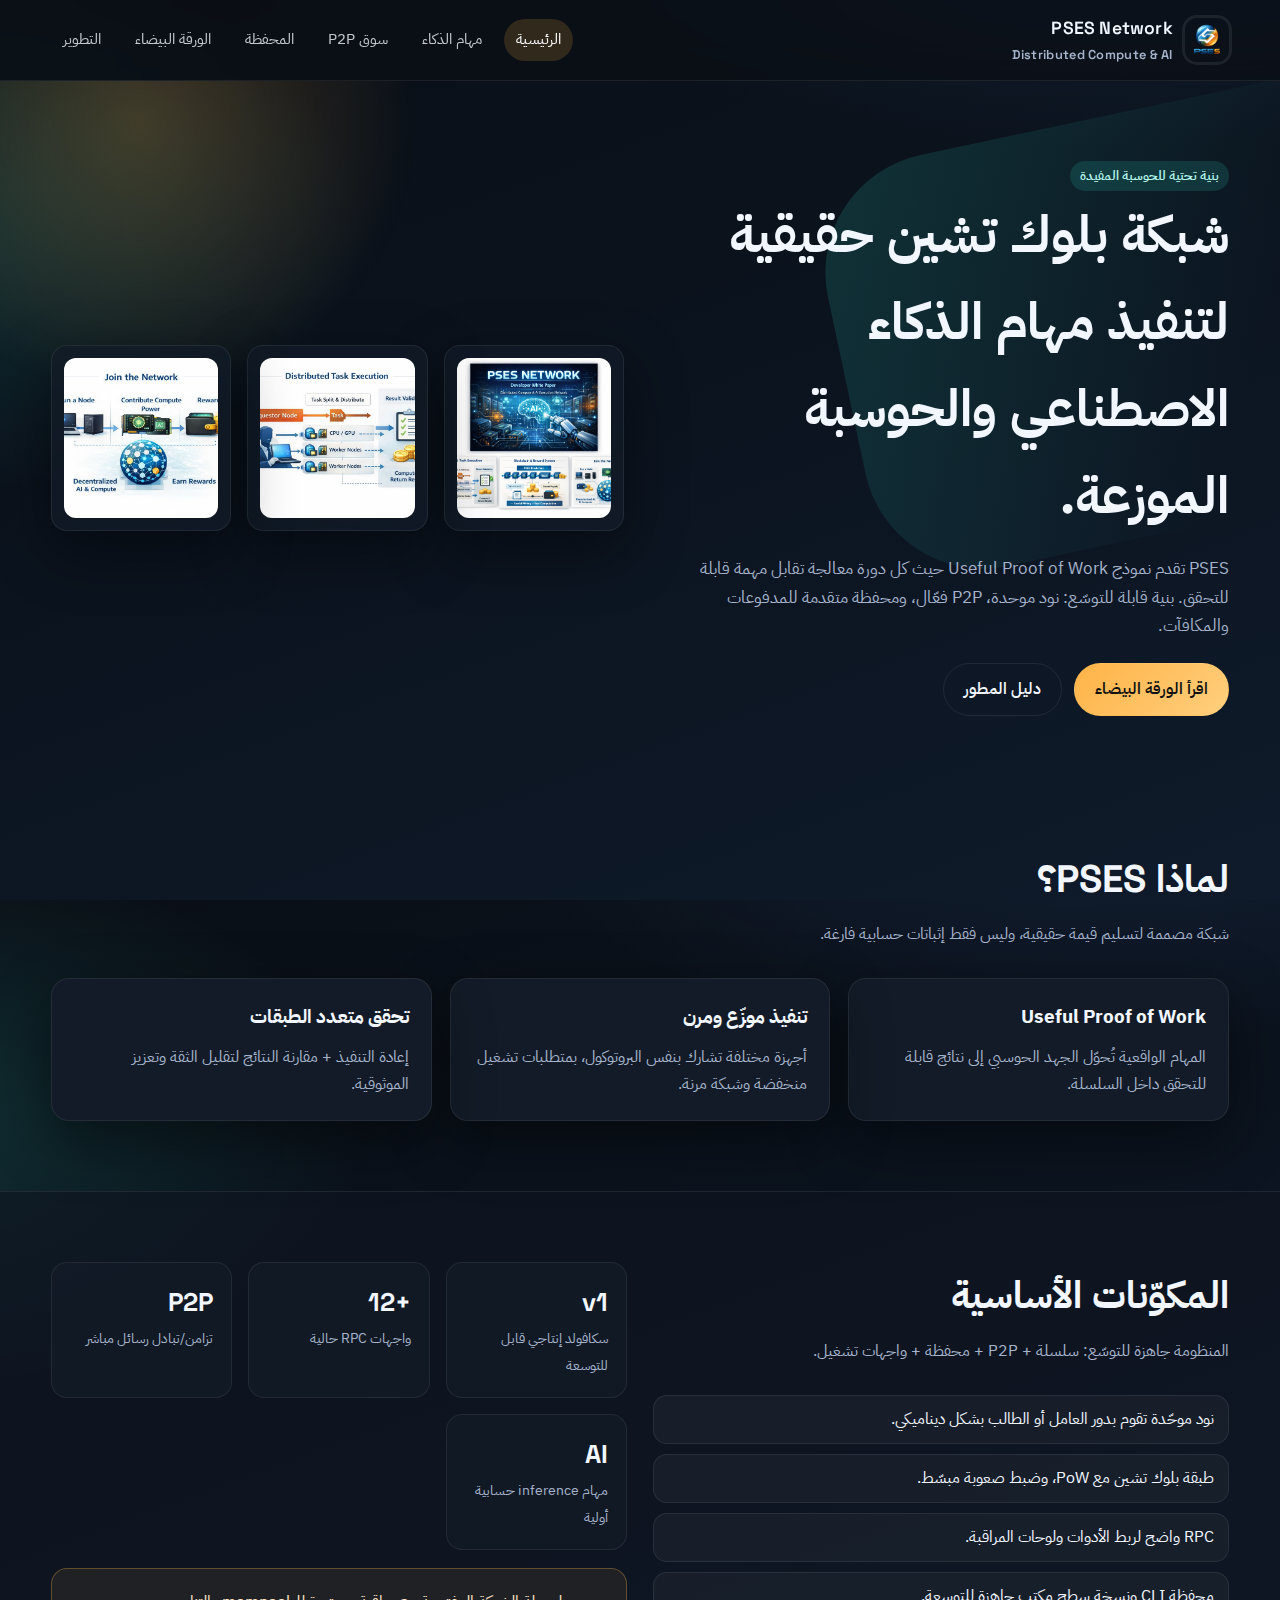
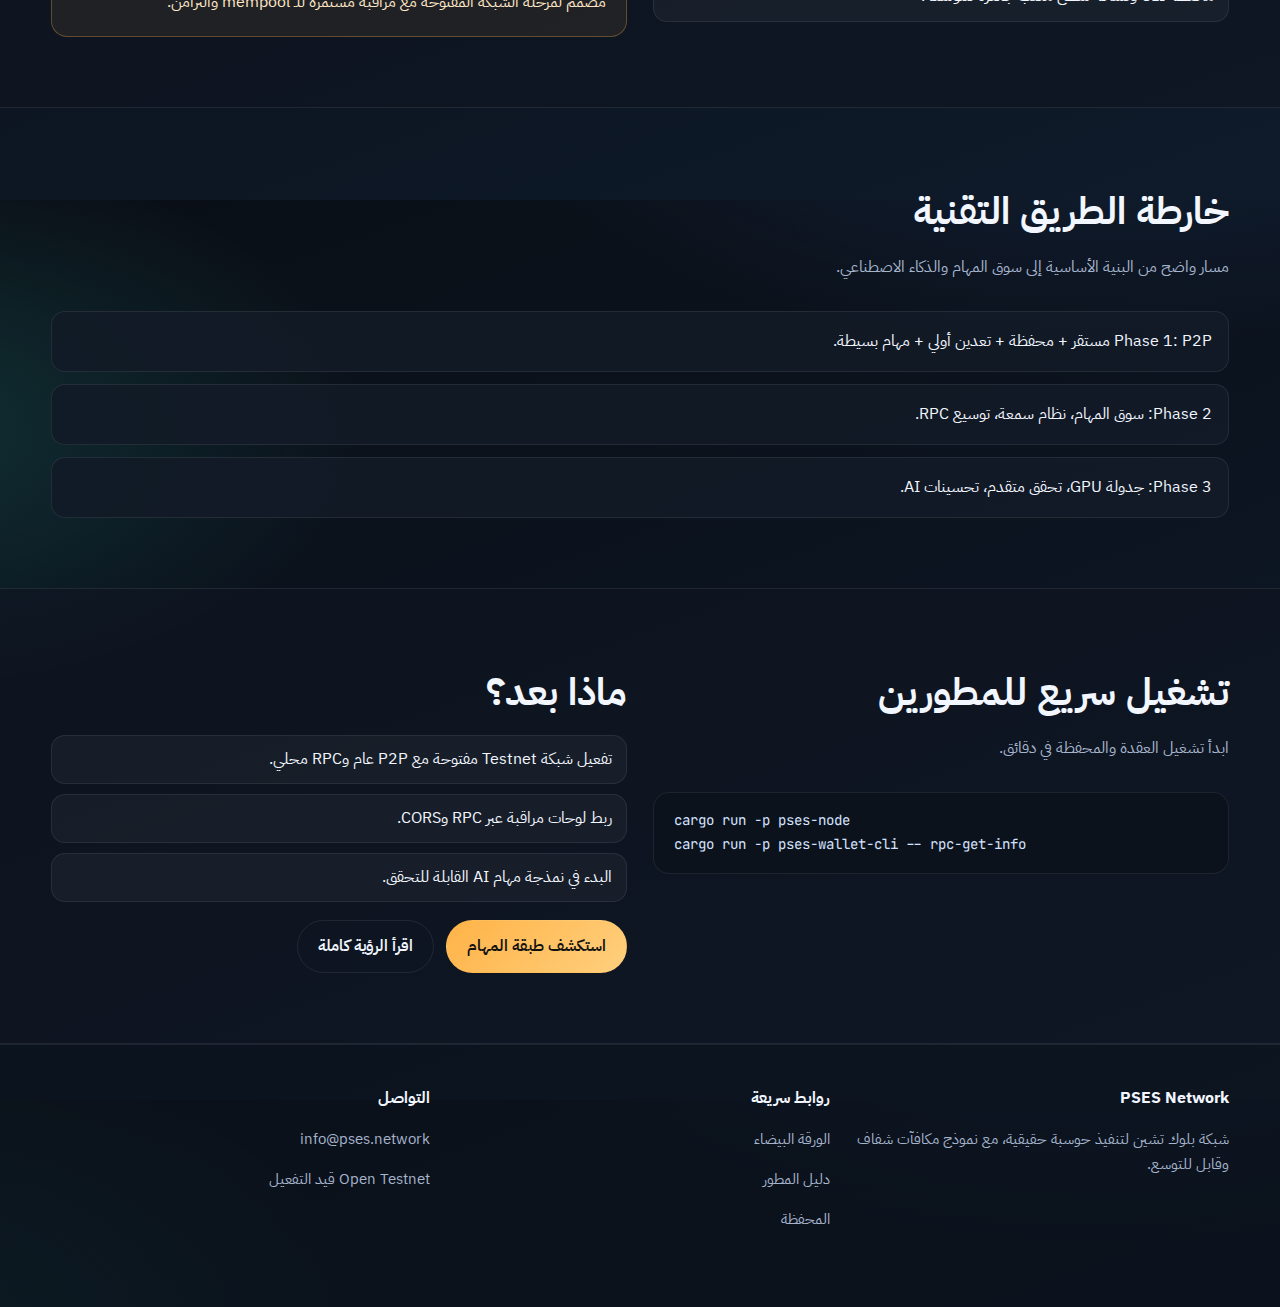
<file: index.html>
<!DOCTYPE html>
<html lang="ar" dir="rtl">
<head>
  <meta charset="UTF-8">
  <meta name="viewport" content="width=device-width, initial-scale=1.0">
  <title>PSES Network | البنية الأساسية لشبكة الحوسبة اللامركزية</title>
  <meta name="description" content="PSES Network: سلسلة بلوك تشين للحوسبة الموزعة وتنفيذ مهام الذكاء الاصطناعي عبر شبكة P2P قابلة للتوسع.">
  <link rel="stylesheet" href="styles.css">
  <script src="app.js" defer></script>
</head>
<body>
  <header class="topbar">
    <div class="container topbar__inner">
      <a class="brand" href="index.html">
        <img class="brand__logo" src="logo/ChatGPT Image Jan 9, 2026 at 08_15_15 PM.png" alt="PSES Logo">
        <div class="brand__text">
          <span>PSES Network</span>
          <small>Distributed Compute & AI</small>
        </div>
      </a>
      <nav class="nav" id="site-nav">
        <a href="index.html">الرئيسية</a>
        <a href="ai.html">مهام الذكاء</a>
        <a href="market.html">سوق P2P</a>
        <a href="wallet.html">المحفظة</a>
        <a href="network.html">الورقة البيضاء</a>
        <a href="docs.html">التطوير</a>
      </nav>
      <button class="nav-toggle" aria-expanded="false" aria-controls="site-nav">القائمة</button>
    </div>
  </header>

  <main>
    <section class="hero">
      <div class="container hero__content">
        <div class="reveal">
          <span class="tag">بنية تحتية للحوسبة المفيدة</span>
          <h1>شبكة بلوك تشين حقيقية لتنفيذ مهام الذكاء الاصطناعي والحوسبة الموزعة.</h1>
          <p>
            PSES تقدم نموذج Useful Proof of Work حيث كل دورة معالجة تقابل مهمة قابلة للتحقق.
            بنية قابلة للتوسّع: نود موحدة، P2P فعّال، ومحفظة متقدمة للمدفوعات والمكافآت.
          </p>
          <div class="hero__actions">
            <a class="btn btn--primary" href="network.html">اقرأ الورقة البيضاء</a>
            <a class="btn btn--ghost" href="docs.html">دليل المطور</a>
          </div>
        </div>
        <div class="hero__media reveal">
          <div class="media-card">
            <img src="co-images/ChatGPT Image Dec 25, 2025 at 09_05_45 PM.png" alt="P2P Network Visual">
          </div>
          <div class="media-card">
            <img src="co-images/ChatGPT Image Dec 25, 2025 at 09_18_13 PM.png" alt="Compute Fabric">
          </div>
          <div class="media-card">
            <img src="co-images/ChatGPT Image Dec 25, 2025 at 09_22_59 PM.png" alt="AI Execution">
          </div>
        </div>
      </div>
    </section>

    <section class="section">
      <div class="container">
        <h2 class="section__title">لماذا PSES؟</h2>
        <p class="section__lead">شبكة مصممة لتسليم قيمة حقيقية، وليس فقط إثباتات حسابية فارغة.</p>
        <div class="grid">
          <article class="card">
            <h3>Useful Proof of Work</h3>
            <p>المهام الواقعية تُحوّل الجهد الحوسبي إلى نتائج قابلة للتحقق داخل السلسلة.</p>
          </article>
          <article class="card">
            <h3>تنفيذ موزّع ومرن</h3>
            <p>أجهزة مختلفة تشارك بنفس البروتوكول، بمتطلبات تشغيل منخفضة وشبكة مرنة.</p>
          </article>
          <article class="card">
            <h3>تحقق متعدد الطبقات</h3>
            <p>إعادة التنفيذ + مقارنة النتائج لتقليل الثقة وتعزيز الموثوقية.</p>
          </article>
        </div>
      </div>
    </section>

    <section class="section section--alt">
      <div class="container split">
        <div>
          <h2 class="section__title">المكوّنات الأساسية</h2>
          <p class="section__lead">المنظومة جاهزة للتوسّع: سلسلة + P2P + محفظة + واجهات تشغيل.</p>
          <ul class="list">
            <li>نود موحّدة تقوم بدور العامل أو الطالب بشكل ديناميكي.</li>
            <li>طبقة بلوك تشين مع PoW، وضبط صعوبة مبسّط.</li>
            <li>RPC واضح لربط الأدوات ولوحات المراقبة.</li>
            <li>محفظة CLI ونسخة سطح مكتب جاهزة للتوسعة.</li>
          </ul>
        </div>
        <div>
          <div class="stats">
            <div class="stat">
              <strong>v1</strong>
              <span>سكافولد إنتاجي قابل للتوسعة</span>
            </div>
            <div class="stat">
              <strong>+12</strong>
              <span>واجهات RPC حالية</span>
            </div>
            <div class="stat">
              <strong>P2P</strong>
              <span>تزامن/تبادل رسائل مباشر</span>
            </div>
            <div class="stat">
              <strong>AI</strong>
              <span>مهام inference حسابية أولية</span>
            </div>
          </div>
          <div class="callout" style="margin-top: 18px;">
            مصمم لمرحلة الشبكة المفتوحة مع مراقبة مستمرة للـ mempool والتزامن.
          </div>
        </div>
      </div>
    </section>

    <section class="section">
      <div class="container">
        <h2 class="section__title">خارطة الطريق التقنية</h2>
        <p class="section__lead">مسار واضح من البنية الأساسية إلى سوق المهام والذكاء الاصطناعي.</p>
        <div class="timeline">
          <div class="timeline-item">Phase 1: P2P مستقر + محفظة + تعدين أولي + مهام بسيطة.</div>
          <div class="timeline-item">Phase 2: سوق المهام، نظام سمعة، توسيع RPC.</div>
          <div class="timeline-item">Phase 3: جدولة GPU، تحقق متقدم، تحسينات AI.</div>
        </div>
      </div>
    </section>

    <section class="section section--alt">
      <div class="container split">
        <div>
          <h2 class="section__title">تشغيل سريع للمطورين</h2>
          <p class="section__lead">ابدأ تشغيل العقدة والمحفظة في دقائق.</p>
          <div class="code-block ltr">
            cargo run -p pses-node
            <br>
            cargo run -p pses-wallet-cli -- rpc-get-info
          </div>
        </div>
        <div>
          <h2 class="section__title">ماذا بعد؟</h2>
          <ul class="list">
            <li>تفعيل شبكة Testnet مفتوحة مع P2P عام وRPC محلي.</li>
            <li>ربط لوحات مراقبة عبر RPC وCORS.</li>
            <li>البدء في نمذجة مهام AI القابلة للتحقق.</li>
          </ul>
          <div class="hero__actions" style="margin-top: 18px;">
            <a class="btn btn--primary" href="ai.html">استكشف طبقة المهام</a>
            <a class="btn btn--ghost" href="network.html">اقرأ الرؤية كاملة</a>
          </div>
        </div>
      </div>
    </section>
  </main>

  <footer class="footer">
    <div class="container footer__grid">
      <div>
        <h4>PSES Network</h4>
        <p>شبكة بلوك تشين لتنفيذ حوسبة حقيقية، مع نموذج مكافآت شفاف وقابل للتوسع.</p>
      </div>
      <div>
        <h4>روابط سريعة</h4>
        <p><a href="network.html">الورقة البيضاء</a></p>
        <p><a href="docs.html">دليل المطور</a></p>
        <p><a href="wallet.html">المحفظة</a></p>
      </div>
      <div>
        <h4>التواصل</h4>
        <p>info@pses.network</p>
        <p>Open Testnet قيد التفعيل</p>
      </div>
    </div>
  </footer>
</body>
</html>
</file>
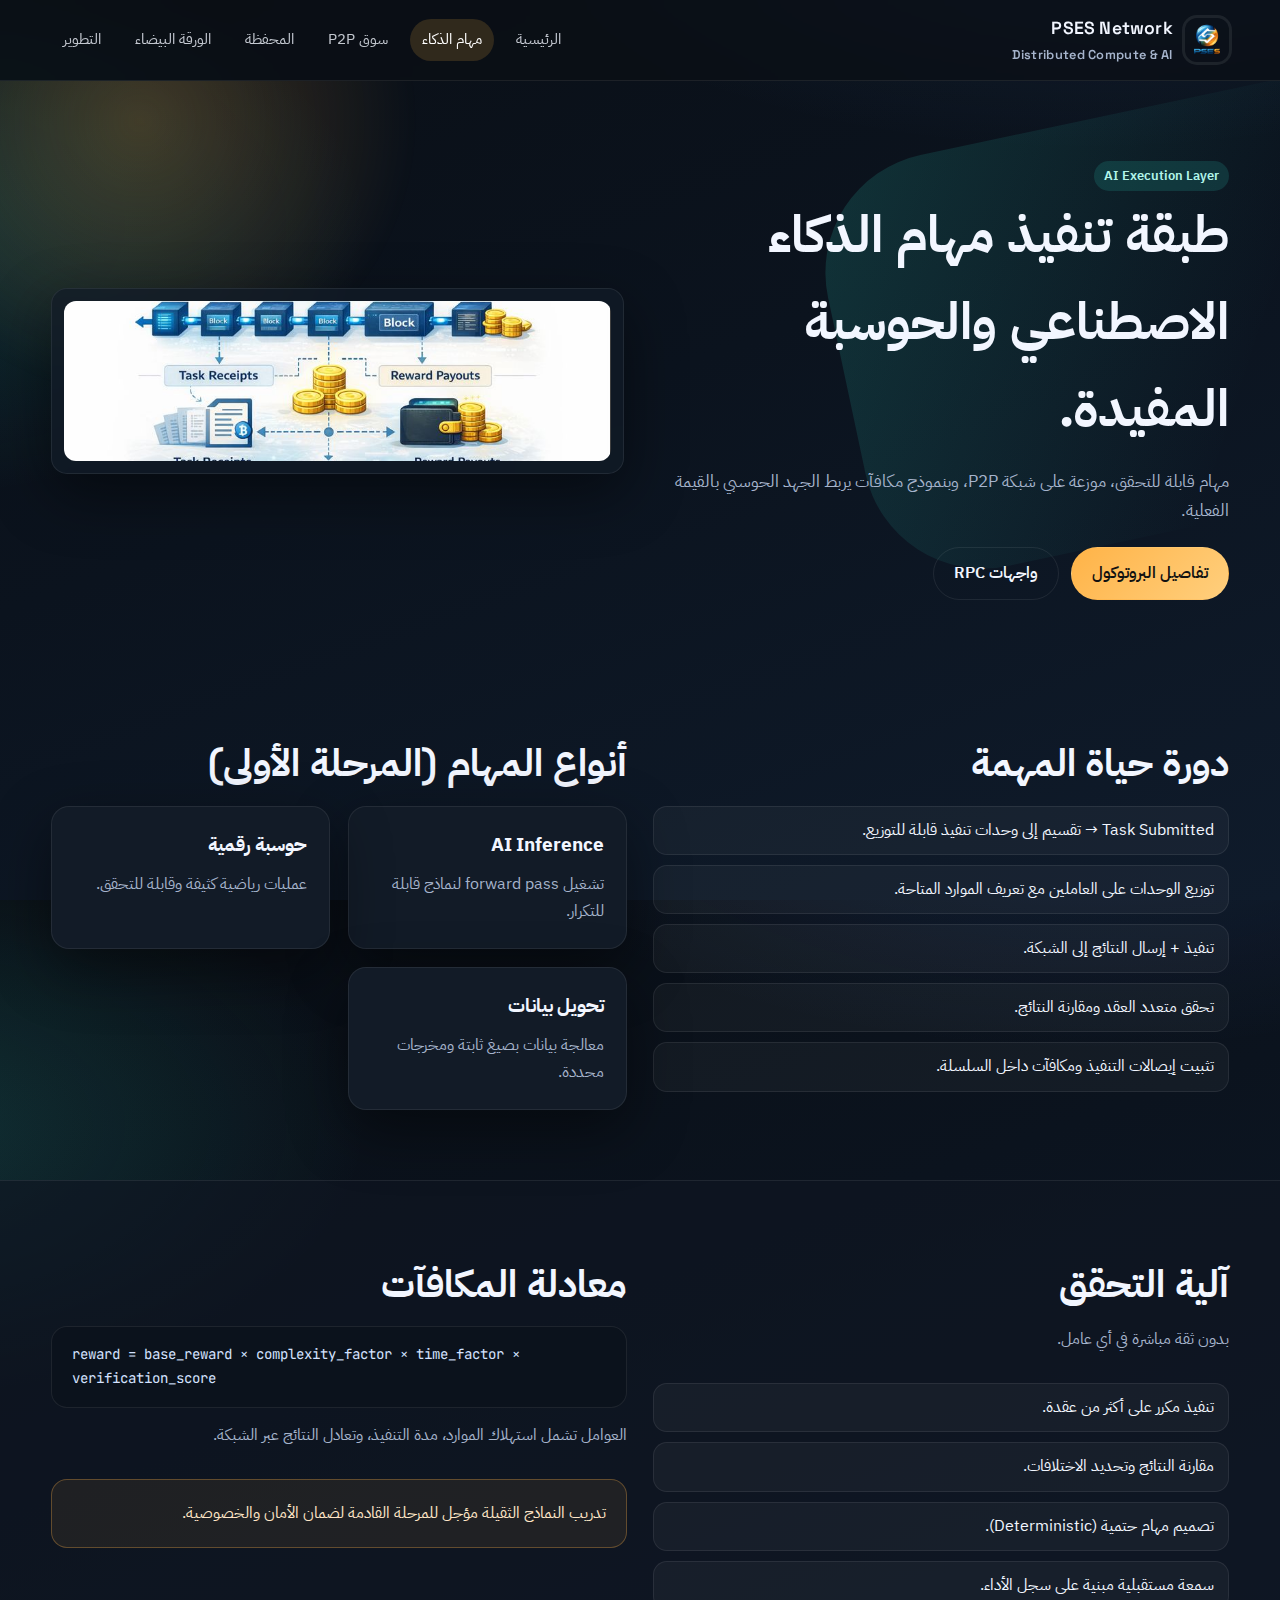
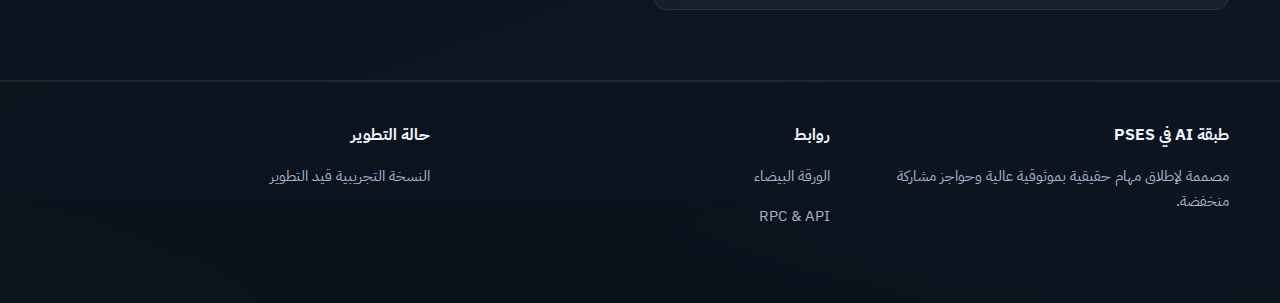
<file: ai.html>
<!DOCTYPE html>
<html lang="ar" dir="rtl">
<head>
  <meta charset="UTF-8">
  <meta name="viewport" content="width=device-width, initial-scale=1.0">
  <title>مهام الذكاء | PSES Network</title>
  <meta name="description" content="طبقة مهام الذكاء الاصطناعي والحوسبة الموزعة في شبكة PSES.">
  <link rel="stylesheet" href="styles.css">
  <script src="app.js" defer></script>
</head>
<body>
  <header class="topbar">
    <div class="container topbar__inner">
      <a class="brand" href="index.html">
        <img class="brand__logo" src="logo/ChatGPT Image Jan 9, 2026 at 08_15_15 PM.png" alt="PSES Logo">
        <div class="brand__text">
          <span>PSES Network</span>
          <small>Distributed Compute & AI</small>
        </div>
      </a>
      <nav class="nav" id="site-nav">
        <a href="index.html">الرئيسية</a>
        <a href="ai.html">مهام الذكاء</a>
        <a href="market.html">سوق P2P</a>
        <a href="wallet.html">المحفظة</a>
        <a href="network.html">الورقة البيضاء</a>
        <a href="docs.html">التطوير</a>
      </nav>
      <button class="nav-toggle" aria-expanded="false" aria-controls="site-nav">القائمة</button>
    </div>
  </header>

  <main>
    <section class="hero">
      <div class="container hero__content">
        <div class="reveal">
          <span class="tag">AI Execution Layer</span>
          <h1>طبقة تنفيذ مهام الذكاء الاصطناعي والحوسبة المفيدة.</h1>
          <p>
            مهام قابلة للتحقق، موزعة على شبكة P2P، وبنموذج مكافآت يربط الجهد الحوسبي بالقيمة الفعلية.
          </p>
          <div class="hero__actions">
            <a class="btn btn--primary" href="network.html">تفاصيل البروتوكول</a>
            <a class="btn btn--ghost" href="docs.html">واجهات RPC</a>
          </div>
        </div>
        <div class="hero__media reveal">
          <div class="media-card">
            <img src="co-images/ChatGPT Image Dec 25, 2025 at 09_20_45 PM.png" alt="AI compute">
          </div>
        </div>
      </div>
    </section>

    <section class="section">
      <div class="container split">
        <div>
          <h2 class="section__title">دورة حياة المهمة</h2>
          <ul class="list">
            <li>Task Submitted → تقسيم إلى وحدات تنفيذ قابلة للتوزيع.</li>
            <li>توزيع الوحدات على العاملين مع تعريف الموارد المتاحة.</li>
            <li>تنفيذ + إرسال النتائج إلى الشبكة.</li>
            <li>تحقق متعدد العقد ومقارنة النتائج.</li>
            <li>تثبيت إيصالات التنفيذ ومكافآت داخل السلسلة.</li>
          </ul>
        </div>
        <div>
          <h2 class="section__title">أنواع المهام (المرحلة الأولى)</h2>
          <div class="grid">
            <article class="card">
              <h3>AI Inference</h3>
              <p>تشغيل forward pass لنماذج قابلة للتكرار.</p>
            </article>
            <article class="card">
              <h3>حوسبة رقمية</h3>
              <p>عمليات رياضية كثيفة وقابلة للتحقق.</p>
            </article>
            <article class="card">
              <h3>تحويل بيانات</h3>
              <p>معالجة بيانات بصيغ ثابتة ومخرجات محددة.</p>
            </article>
          </div>
        </div>
      </div>
    </section>

    <section class="section section--alt">
      <div class="container split">
        <div>
          <h2 class="section__title">آلية التحقق</h2>
          <p class="section__lead">بدون ثقة مباشرة في أي عامل.</p>
          <ul class="list">
            <li>تنفيذ مكرر على أكثر من عقدة.</li>
            <li>مقارنة النتائج وتحديد الاختلافات.</li>
            <li>تصميم مهام حتمية (Deterministic).</li>
            <li>سمعة مستقبلية مبنية على سجل الأداء.</li>
          </ul>
        </div>
        <div>
          <h2 class="section__title">معادلة المكافآت</h2>
          <div class="code-block ltr">
            reward = base_reward × complexity_factor × time_factor × verification_score
          </div>
          <p class="section__lead" style="margin-top: 14px;">
            العوامل تشمل استهلاك الموارد، مدة التنفيذ، وتعادل النتائج عبر الشبكة.
          </p>
          <div class="callout">تدريب النماذج الثقيلة مؤجل للمرحلة القادمة لضمان الأمان والخصوصية.</div>
        </div>
      </div>
    </section>
  </main>

  <footer class="footer">
    <div class="container footer__grid">
      <div>
        <h4>طبقة AI في PSES</h4>
        <p>مصممة لإطلاق مهام حقيقية بموثوقية عالية وحواجز مشاركة منخفضة.</p>
      </div>
      <div>
        <h4>روابط</h4>
        <p><a href="network.html">الورقة البيضاء</a></p>
        <p><a href="docs.html">RPC & API</a></p>
      </div>
      <div>
        <h4>حالة التطوير</h4>
        <p>النسخة التجريبية قيد التطوير</p>
      </div>
    </div>
  </footer>
</body>
</html>
</file>
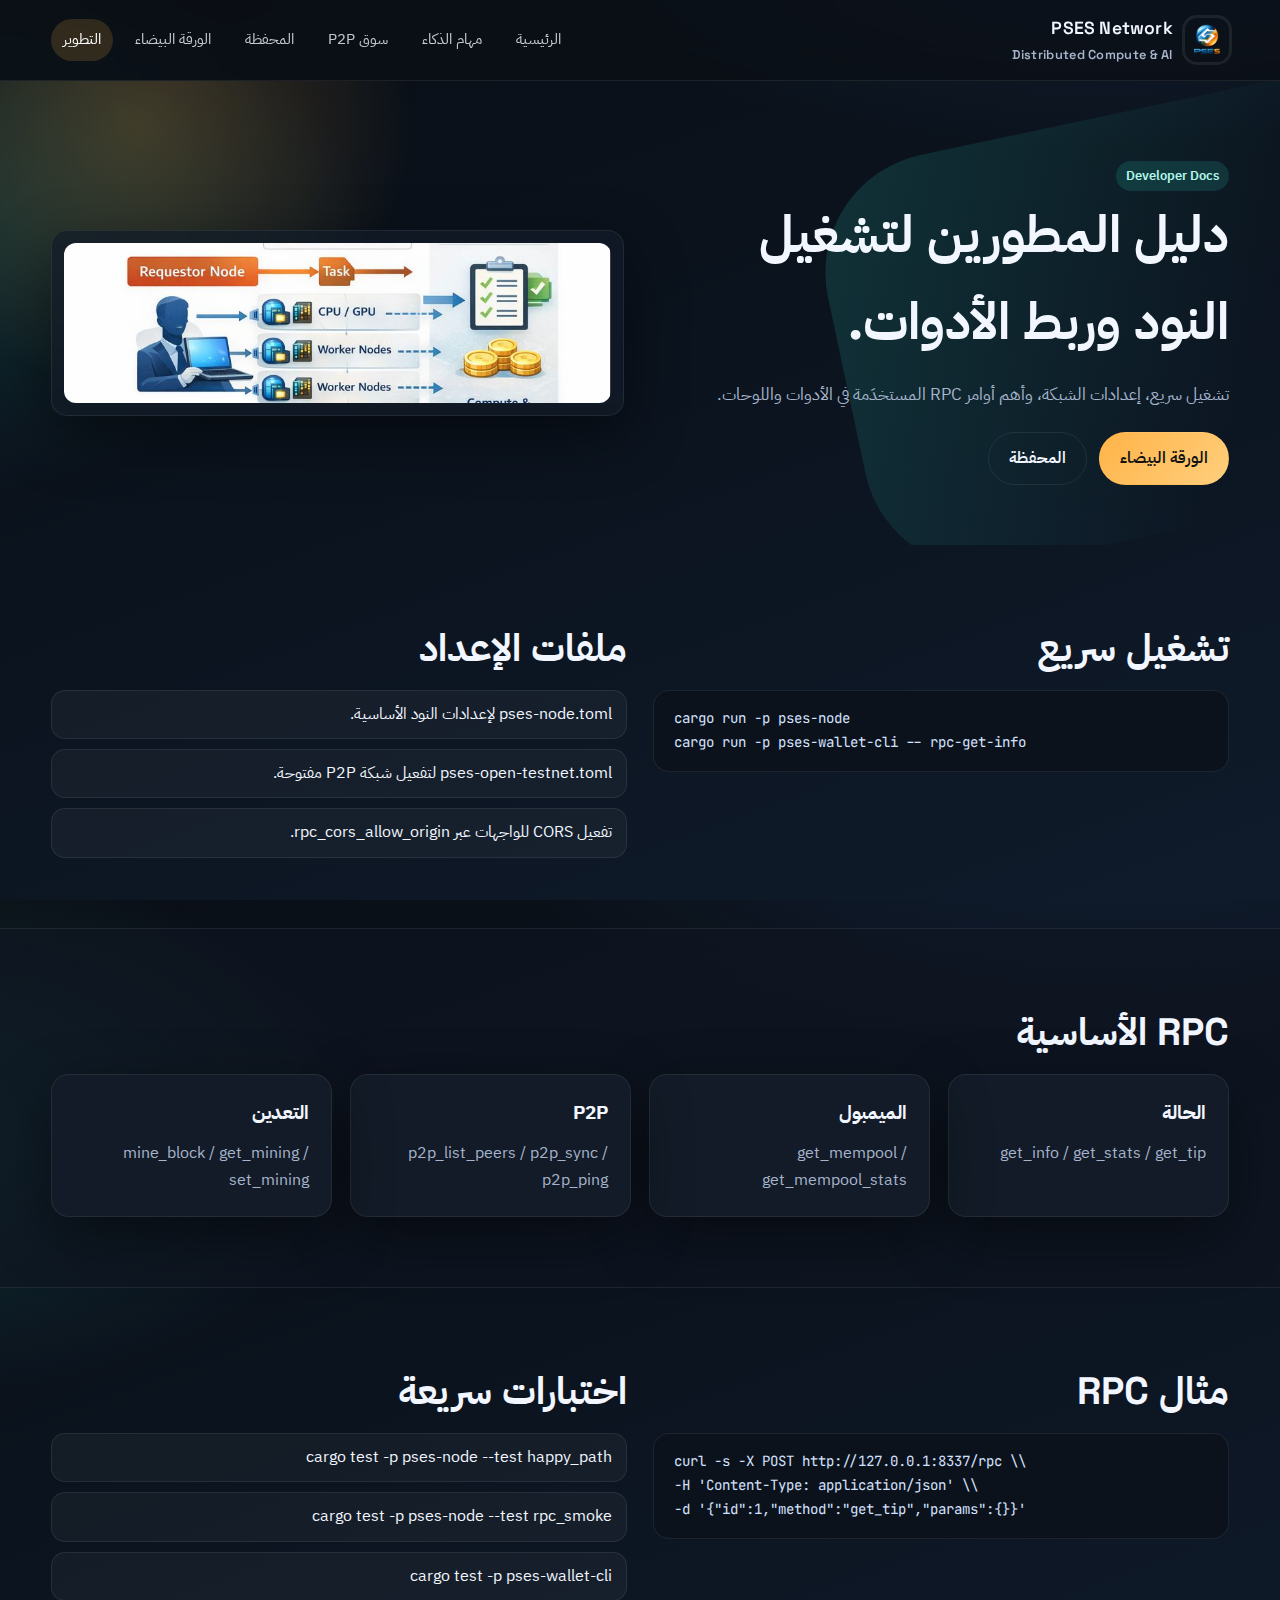
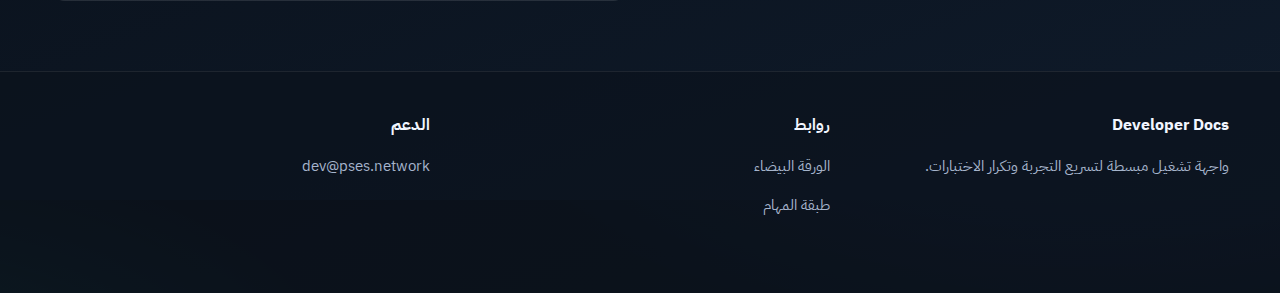
<file: docs.html>
<!DOCTYPE html>
<html lang="ar" dir="rtl">
<head>
  <meta charset="UTF-8">
  <meta name="viewport" content="width=device-width, initial-scale=1.0">
  <title>التطوير | PSES Network</title>
  <meta name="description" content="دليل المطورين لـ PSES: تشغيل النود، أوامر CLI، وواجهة RPC.">
  <link rel="stylesheet" href="styles.css">
  <script src="app.js" defer></script>
</head>
<body>
  <header class="topbar">
    <div class="container topbar__inner">
      <a class="brand" href="index.html">
        <img class="brand__logo" src="logo/ChatGPT Image Jan 9, 2026 at 08_15_15 PM.png" alt="PSES Logo">
        <div class="brand__text">
          <span>PSES Network</span>
          <small>Distributed Compute & AI</small>
        </div>
      </a>
      <nav class="nav" id="site-nav">
        <a href="index.html">الرئيسية</a>
        <a href="ai.html">مهام الذكاء</a>
        <a href="market.html">سوق P2P</a>
        <a href="wallet.html">المحفظة</a>
        <a href="network.html">الورقة البيضاء</a>
        <a href="docs.html">التطوير</a>
      </nav>
      <button class="nav-toggle" aria-expanded="false" aria-controls="site-nav">القائمة</button>
    </div>
  </header>

  <main>
    <section class="hero">
      <div class="container hero__content">
        <div class="reveal">
          <span class="tag">Developer Docs</span>
          <h1>دليل المطورين لتشغيل النود وربط الأدوات.</h1>
          <p>تشغيل سريع، إعدادات الشبكة، وأهم أوامر RPC المستخدَمة في الأدوات واللوحات.</p>
          <div class="hero__actions">
            <a class="btn btn--primary" href="network.html">الورقة البيضاء</a>
            <a class="btn btn--ghost" href="wallet.html">المحفظة</a>
          </div>
        </div>
        <div class="hero__media reveal">
          <div class="media-card">
            <img src="co-images/ChatGPT Image Dec 25, 2025 at 09_18_13 PM.png" alt="Developer console">
          </div>
        </div>
      </div>
    </section>

    <section class="section">
      <div class="container split">
        <div>
          <h2 class="section__title">تشغيل سريع</h2>
          <div class="code-block ltr">
            cargo run -p pses-node
            <br>
            cargo run -p pses-wallet-cli -- rpc-get-info
          </div>
        </div>
        <div>
          <h2 class="section__title">ملفات الإعداد</h2>
          <ul class="list">
            <li>pses-node.toml لإعدادات النود الأساسية.</li>
            <li>pses-open-testnet.toml لتفعيل شبكة P2P مفتوحة.</li>
            <li>تفعيل CORS للواجهات عبر rpc_cors_allow_origin.</li>
          </ul>
        </div>
      </div>
    </section>

    <section class="section section--alt">
      <div class="container">
        <h2 class="section__title">RPC الأساسية</h2>
        <div class="grid">
          <article class="card">
            <h3>الحالة</h3>
            <p>get_info / get_stats / get_tip</p>
          </article>
          <article class="card">
            <h3>الميمبول</h3>
            <p>get_mempool / get_mempool_stats</p>
          </article>
          <article class="card">
            <h3>P2P</h3>
            <p>p2p_list_peers / p2p_sync / p2p_ping</p>
          </article>
          <article class="card">
            <h3>التعدين</h3>
            <p>mine_block / get_mining / set_mining</p>
          </article>
        </div>
      </div>
    </section>

    <section class="section">
      <div class="container split">
        <div>
          <h2 class="section__title">مثال RPC</h2>
          <div class="code-block ltr">
            curl -s -X POST http://127.0.0.1:8337/rpc \\
            <br>
            -H 'Content-Type: application/json' \\
            <br>
            -d '{"id":1,"method":"get_tip","params":{}}'
          </div>
        </div>
        <div>
          <h2 class="section__title">اختبارات سريعة</h2>
          <ul class="list">
            <li>cargo test -p pses-node --test happy_path</li>
            <li>cargo test -p pses-node --test rpc_smoke</li>
            <li>cargo test -p pses-wallet-cli</li>
          </ul>
        </div>
      </div>
    </section>
  </main>

  <footer class="footer">
    <div class="container footer__grid">
      <div>
        <h4>Developer Docs</h4>
        <p>واجهة تشغيل مبسطة لتسريع التجربة وتكرار الاختبارات.</p>
      </div>
      <div>
        <h4>روابط</h4>
        <p><a href="network.html">الورقة البيضاء</a></p>
        <p><a href="ai.html">طبقة المهام</a></p>
      </div>
      <div>
        <h4>الدعم</h4>
        <p>dev@pses.network</p>
      </div>
    </div>
  </footer>
</body>
</html>
</file>
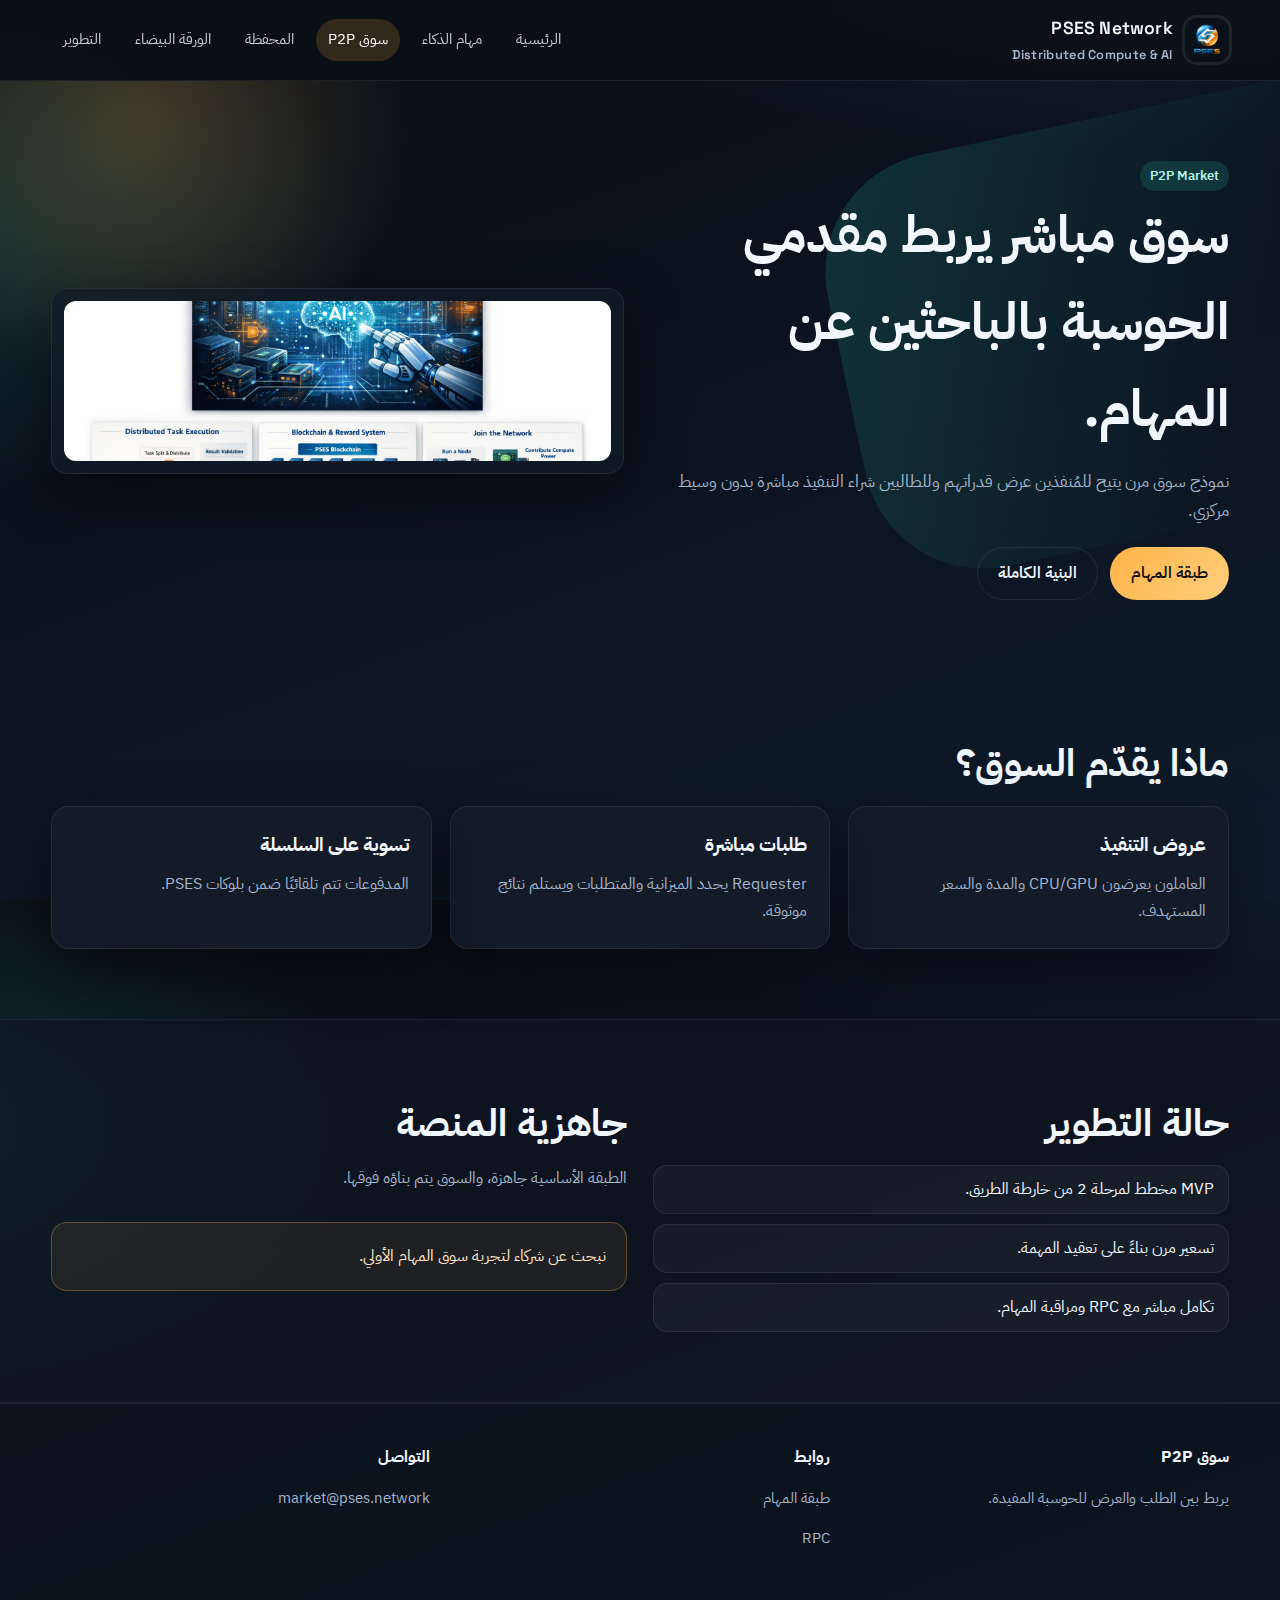
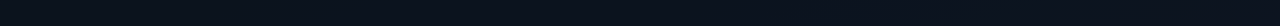
<file: market.html>
<!DOCTYPE html>
<html lang="ar" dir="rtl">
<head>
  <meta charset="UTF-8">
  <meta name="viewport" content="width=device-width, initial-scale=1.0">
  <title>سوق P2P | PSES Network</title>
  <meta name="description" content="سوق نظير-إلى-نظير يربط طالب المهام بالعقد المنفذة مباشرة.">
  <link rel="stylesheet" href="styles.css">
  <script src="app.js" defer></script>
</head>
<body>
  <header class="topbar">
    <div class="container topbar__inner">
      <a class="brand" href="index.html">
        <img class="brand__logo" src="logo/ChatGPT Image Jan 9, 2026 at 08_15_15 PM.png" alt="PSES Logo">
        <div class="brand__text">
          <span>PSES Network</span>
          <small>Distributed Compute & AI</small>
        </div>
      </a>
      <nav class="nav" id="site-nav">
        <a href="index.html">الرئيسية</a>
        <a href="ai.html">مهام الذكاء</a>
        <a href="market.html">سوق P2P</a>
        <a href="wallet.html">المحفظة</a>
        <a href="network.html">الورقة البيضاء</a>
        <a href="docs.html">التطوير</a>
      </nav>
      <button class="nav-toggle" aria-expanded="false" aria-controls="site-nav">القائمة</button>
    </div>
  </header>

  <main>
    <section class="hero">
      <div class="container hero__content">
        <div class="reveal">
          <span class="tag">P2P Market</span>
          <h1>سوق مباشر يربط مقدمي الحوسبة بالباحثين عن المهام.</h1>
          <p>
            نموذج سوق مرن يتيح للمُنفذين عرض قدراتهم وللطالبين شراء التنفيذ مباشرة بدون وسيط مركزي.
          </p>
          <div class="hero__actions">
            <a class="btn btn--primary" href="ai.html">طبقة المهام</a>
            <a class="btn btn--ghost" href="network.html">البنية الكاملة</a>
          </div>
        </div>
        <div class="hero__media reveal">
          <div class="media-card">
            <img src="co-images/ChatGPT Image Dec 25, 2025 at 09_05_45 PM.png" alt="P2P Market">
          </div>
        </div>
      </div>
    </section>

    <section class="section">
      <div class="container">
        <h2 class="section__title">ماذا يقدّم السوق؟</h2>
        <div class="grid">
          <article class="card">
            <h3>عروض التنفيذ</h3>
            <p>العاملون يعرضون CPU/GPU والمدة والسعر المستهدف.</p>
          </article>
          <article class="card">
            <h3>طلبات مباشرة</h3>
            <p>Requester يحدد الميزانية والمتطلبات ويستلم نتائج موثوقة.</p>
          </article>
          <article class="card">
            <h3>تسوية على السلسلة</h3>
            <p>المدفوعات تتم تلقائيًا ضمن بلوكات PSES.</p>
          </article>
        </div>
      </div>
    </section>

    <section class="section section--alt">
      <div class="container split">
        <div>
          <h2 class="section__title">حالة التطوير</h2>
          <ul class="list">
            <li>MVP مخطط لمرحلة 2 من خارطة الطريق.</li>
            <li>تسعير مرن بناءً على تعقيد المهمة.</li>
            <li>تكامل مباشر مع RPC ومراقبة المهام.</li>
          </ul>
        </div>
        <div>
          <h2 class="section__title">جاهزية المنصة</h2>
          <p class="section__lead">الطبقة الأساسية جاهزة، والسوق يتم بناؤه فوقها.</p>
          <div class="callout">نبحث عن شركاء لتجربة سوق المهام الأولي.</div>
        </div>
      </div>
    </section>
  </main>

  <footer class="footer">
    <div class="container footer__grid">
      <div>
        <h4>سوق P2P</h4>
        <p>يربط بين الطلب والعرض للحوسبة المفيدة.</p>
      </div>
      <div>
        <h4>روابط</h4>
        <p><a href="ai.html">طبقة المهام</a></p>
        <p><a href="docs.html">RPC</a></p>
      </div>
      <div>
        <h4>التواصل</h4>
        <p>market@pses.network</p>
      </div>
    </div>
  </footer>
</body>
</html>
</file>
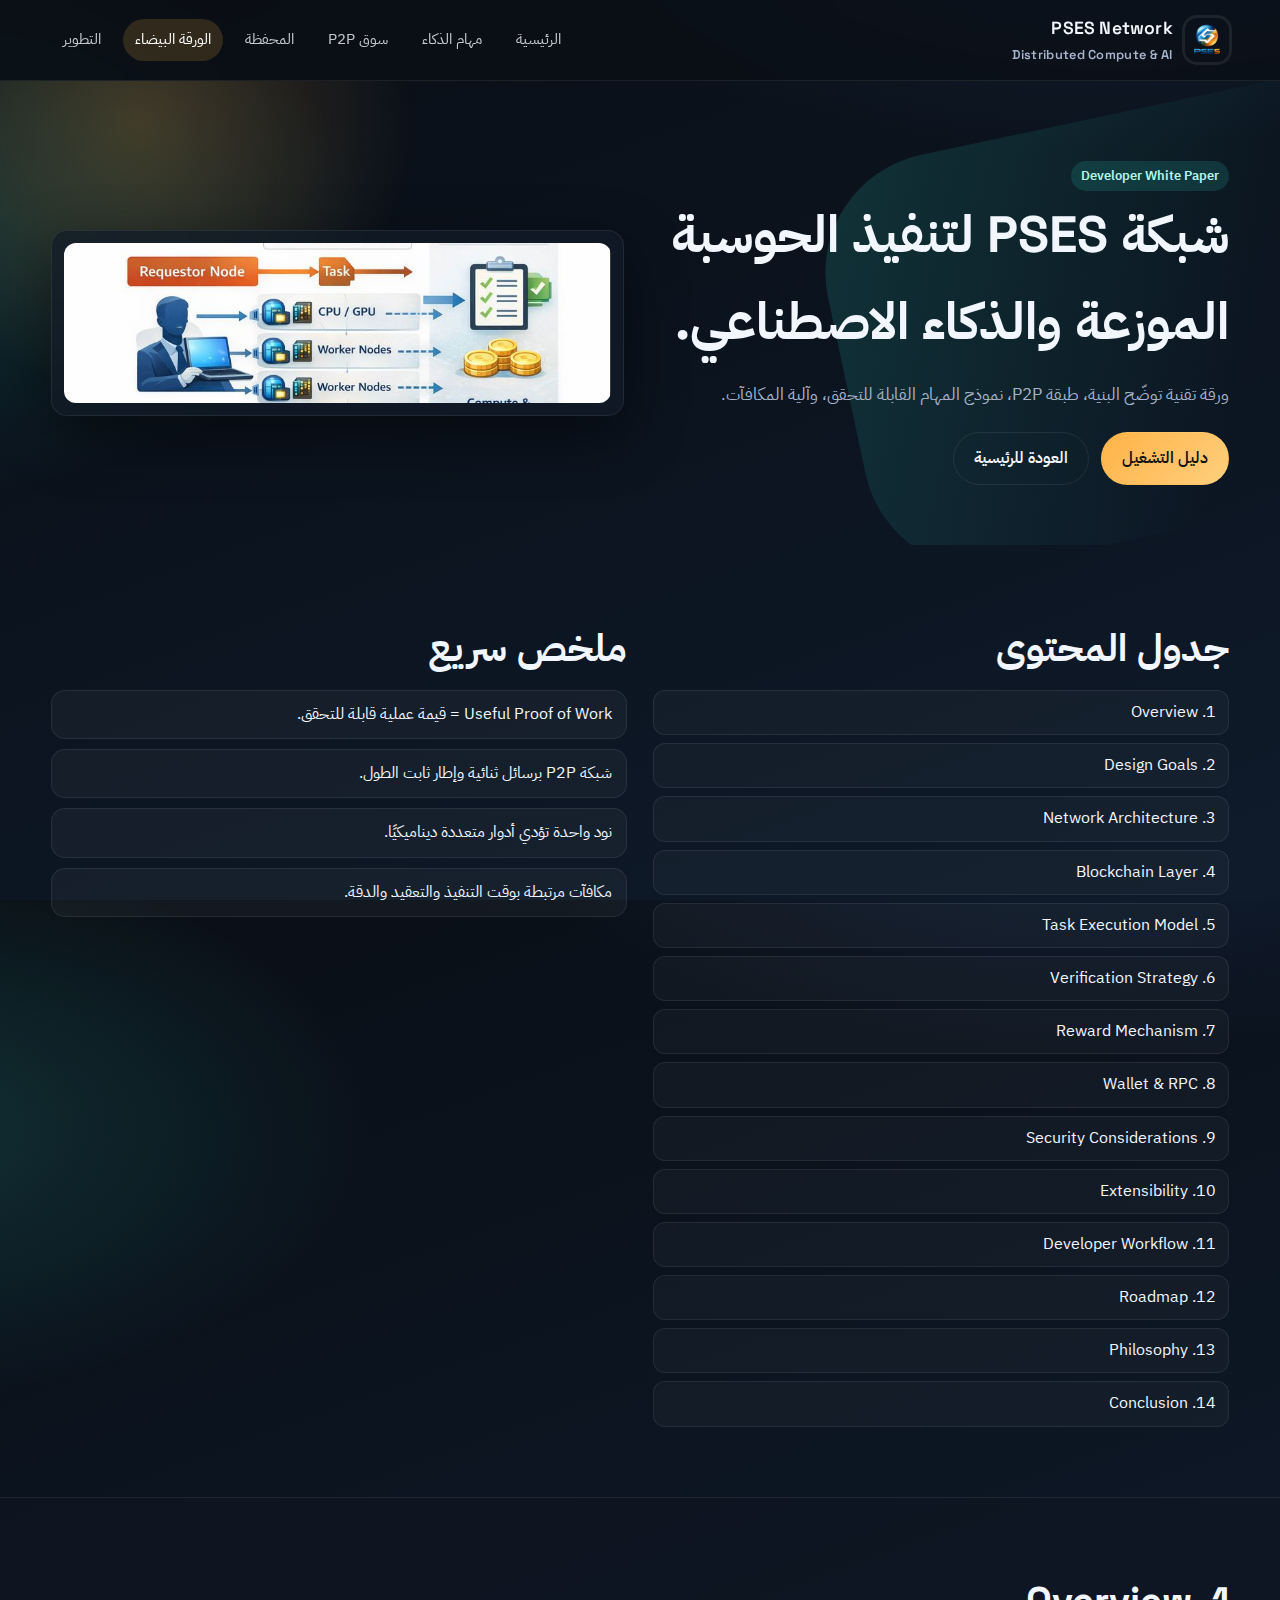
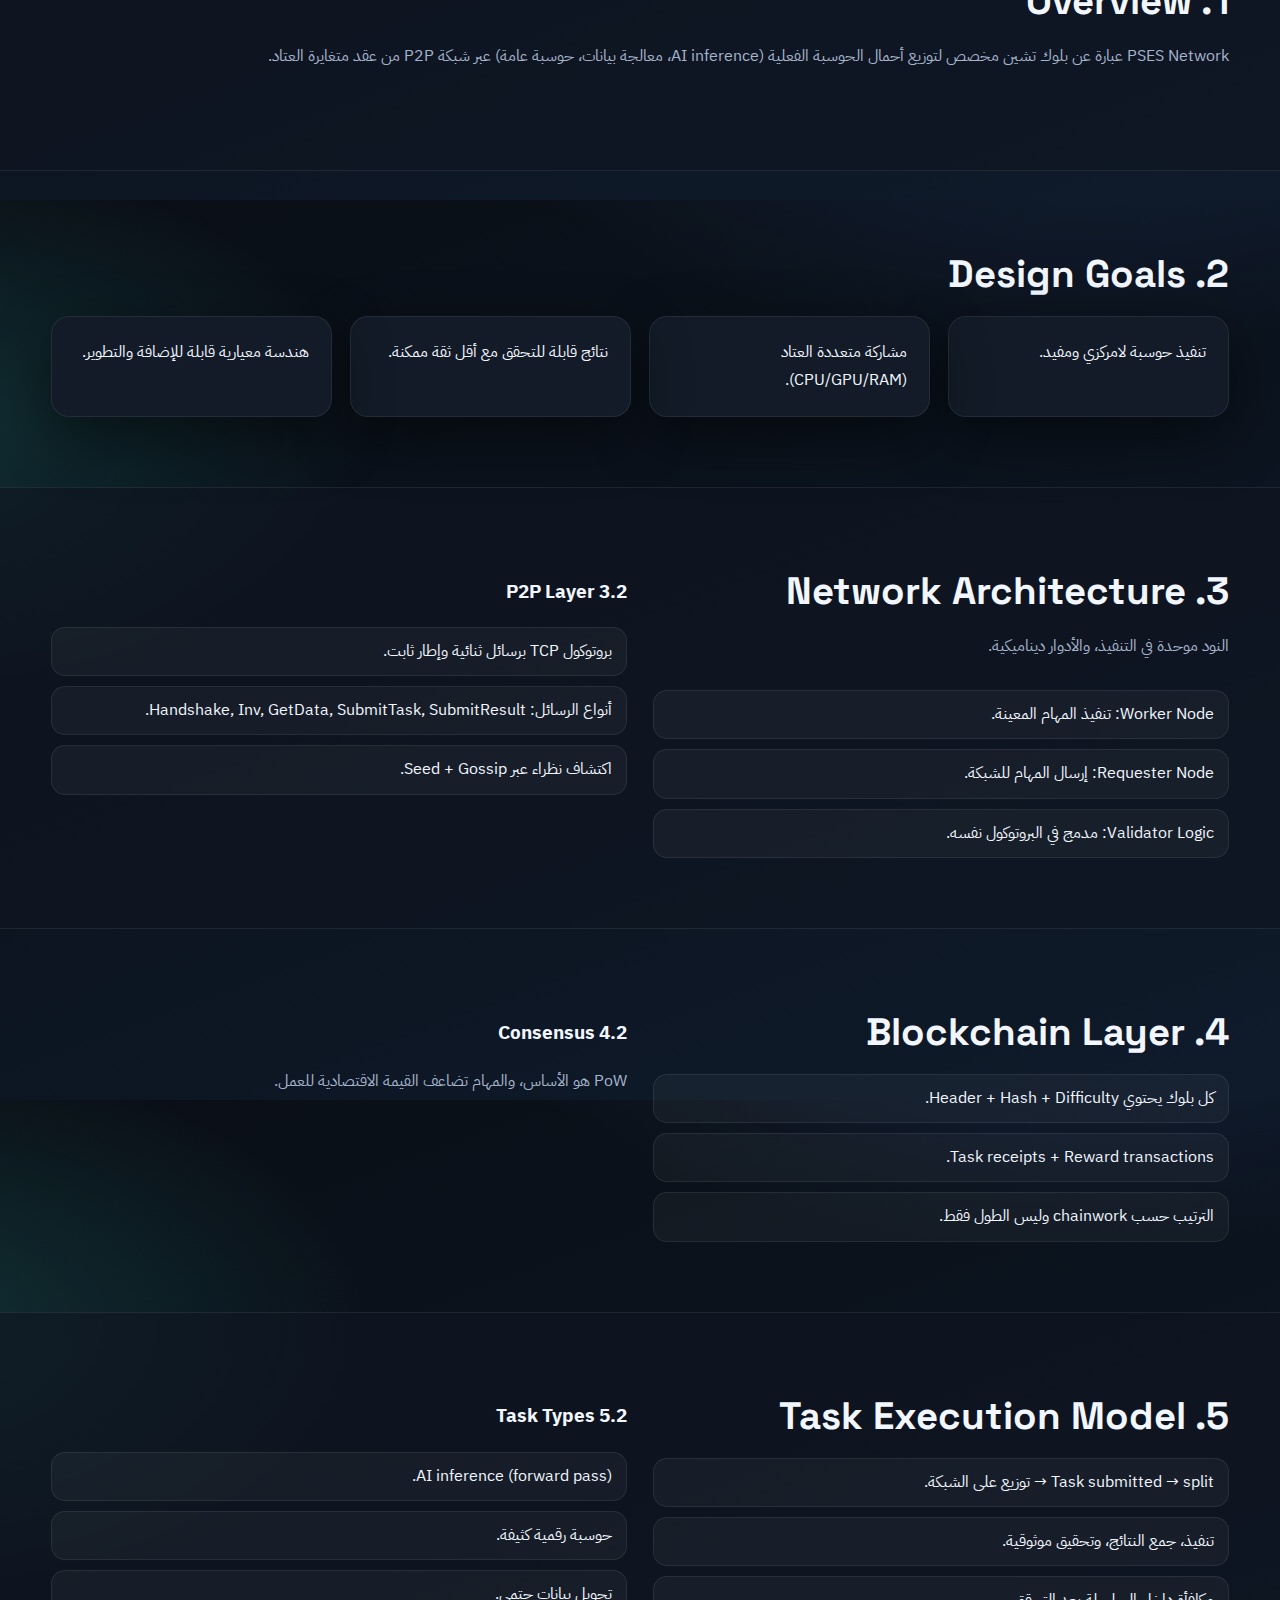
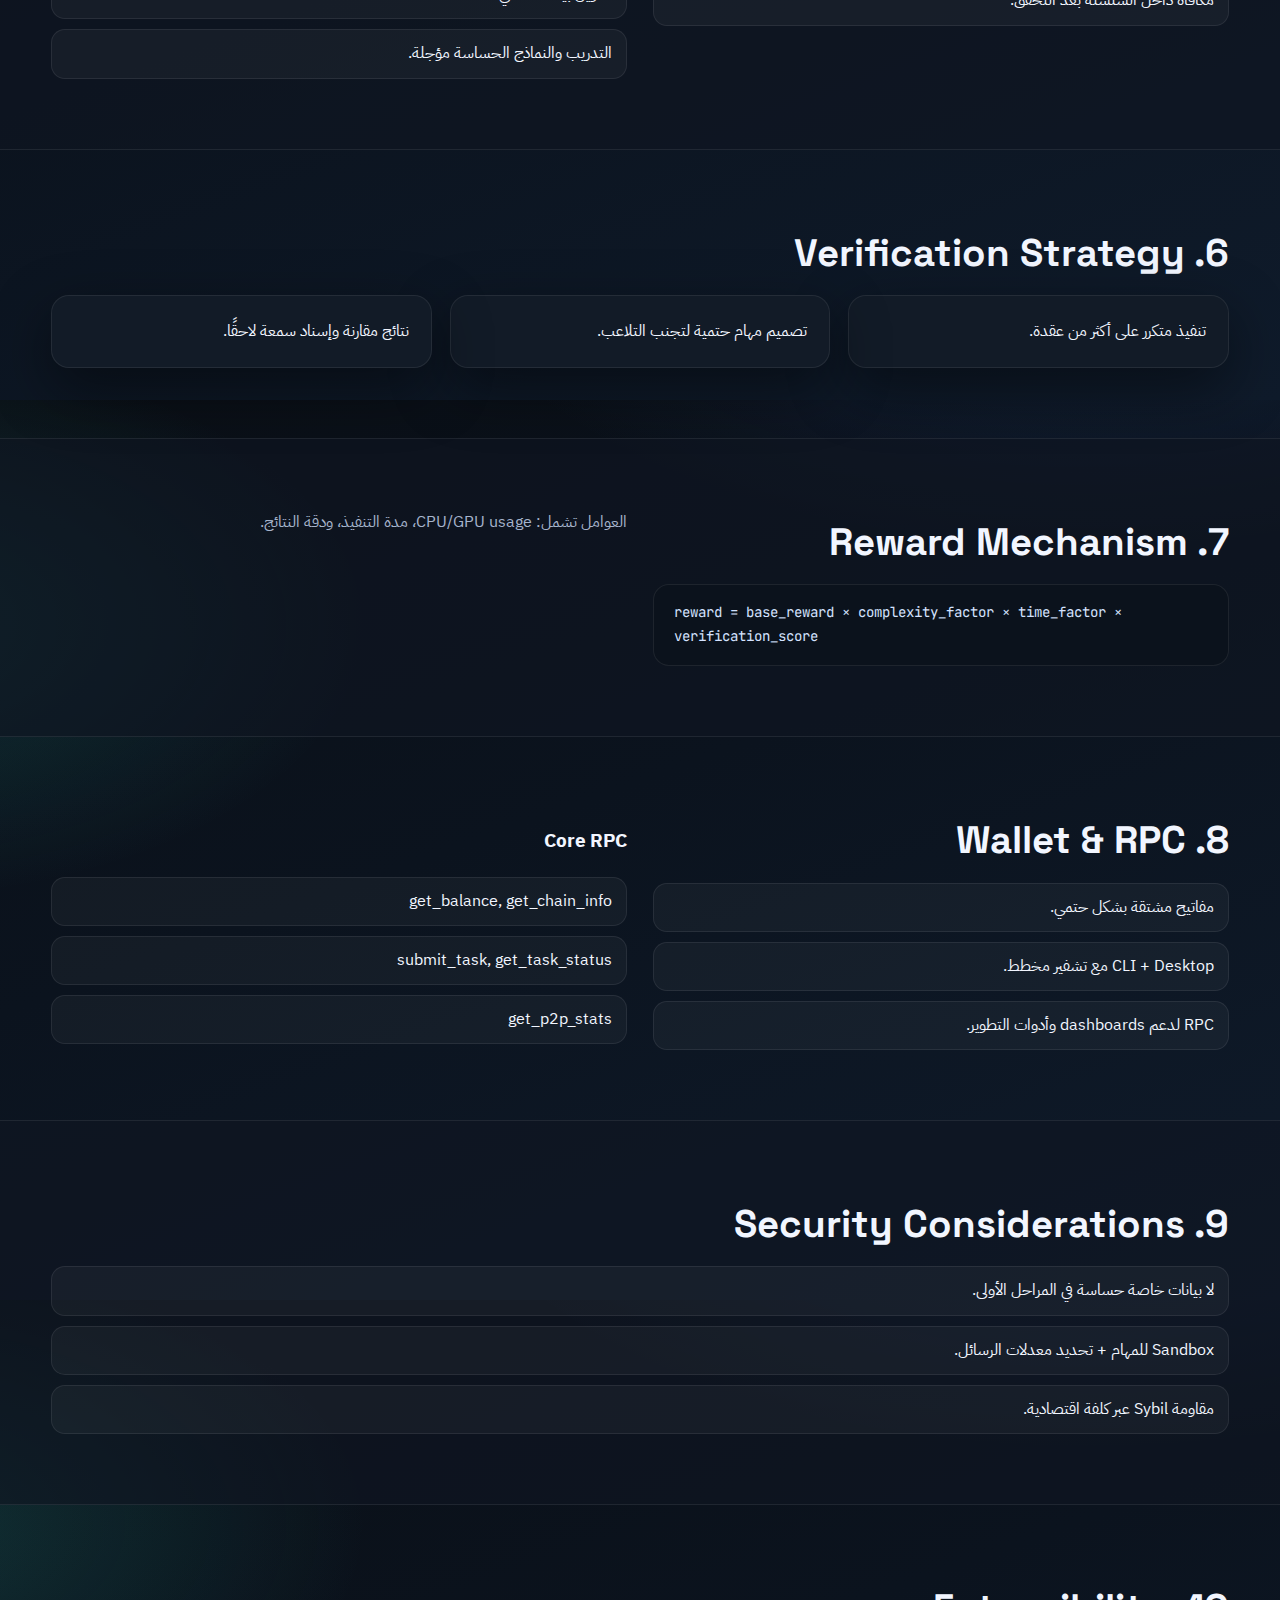
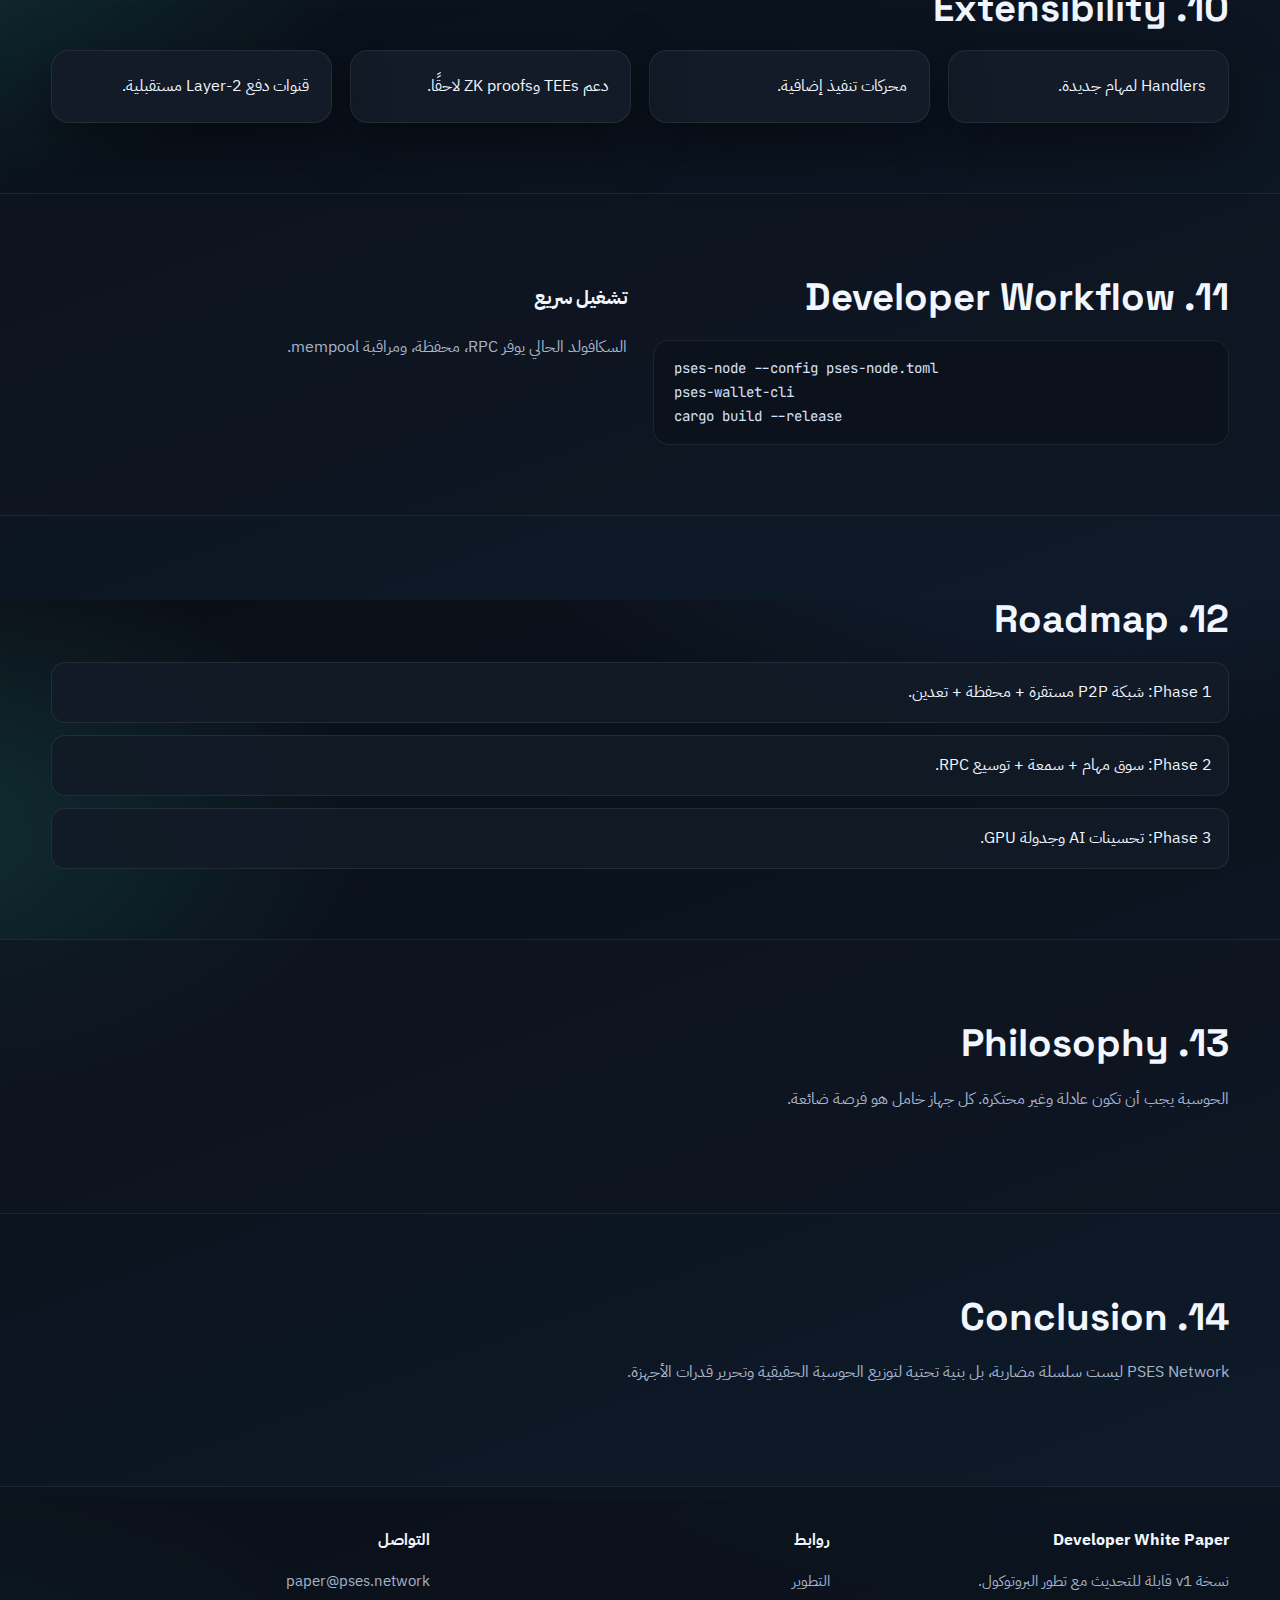
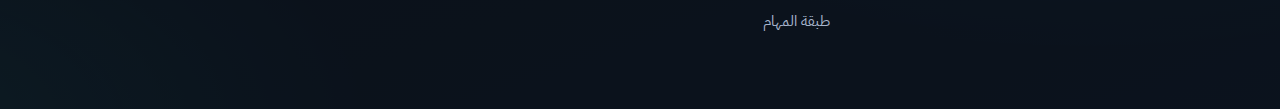
<file: network.html>
<!DOCTYPE html>
<html lang="ar" dir="rtl">
<head>
  <meta charset="UTF-8">
  <meta name="viewport" content="width=device-width, initial-scale=1.0">
  <title>Developer White Paper | PSES Network</title>
  <meta name="description" content="الورقة البيضاء التقنية لشبكة PSES: بنية P2P، طبقة بلوك تشين، ونموذج المهام القابلة للتحقق.">
  <link rel="stylesheet" href="styles.css">
  <script src="app.js" defer></script>
</head>
<body>
  <header class="topbar">
    <div class="container topbar__inner">
      <a class="brand" href="index.html">
        <img class="brand__logo" src="logo/ChatGPT Image Jan 9, 2026 at 08_15_15 PM.png" alt="PSES Logo">
        <div class="brand__text">
          <span>PSES Network</span>
          <small>Distributed Compute & AI</small>
        </div>
      </a>
      <nav class="nav" id="site-nav">
        <a href="index.html">الرئيسية</a>
        <a href="ai.html">مهام الذكاء</a>
        <a href="market.html">سوق P2P</a>
        <a href="wallet.html">المحفظة</a>
        <a href="network.html">الورقة البيضاء</a>
        <a href="docs.html">التطوير</a>
      </nav>
      <button class="nav-toggle" aria-expanded="false" aria-controls="site-nav">القائمة</button>
    </div>
  </header>

  <main>
    <section class="hero">
      <div class="container hero__content">
        <div class="reveal">
          <span class="tag">Developer White Paper</span>
          <h1>شبكة PSES لتنفيذ الحوسبة الموزعة والذكاء الاصطناعي.</h1>
          <p>
            ورقة تقنية توضّح البنية، طبقة P2P، نموذج المهام القابلة للتحقق، وآلية المكافآت.
          </p>
          <div class="hero__actions">
            <a class="btn btn--primary" href="docs.html">دليل التشغيل</a>
            <a class="btn btn--ghost" href="index.html">العودة للرئيسية</a>
          </div>
        </div>
        <div class="hero__media reveal">
          <div class="media-card">
            <img src="co-images/ChatGPT Image Dec 25, 2025 at 09_18_13 PM.png" alt="Developer blueprint">
          </div>
        </div>
      </div>
    </section>

    <section class="section">
      <div class="container split">
        <div>
          <h2 class="section__title">جدول المحتوى</h2>
          <div class="toc">
            <a href="#overview">1. Overview</a>
            <a href="#goals">2. Design Goals</a>
            <a href="#architecture">3. Network Architecture</a>
            <a href="#blockchain">4. Blockchain Layer</a>
            <a href="#tasks">5. Task Execution Model</a>
            <a href="#verification">6. Verification Strategy</a>
            <a href="#rewards">7. Reward Mechanism</a>
            <a href="#wallet-rpc">8. Wallet & RPC</a>
            <a href="#security">9. Security Considerations</a>
            <a href="#extensibility">10. Extensibility</a>
            <a href="#workflow">11. Developer Workflow</a>
            <a href="#roadmap">12. Roadmap</a>
            <a href="#philosophy">13. Philosophy</a>
            <a href="#conclusion">14. Conclusion</a>
          </div>
        </div>
        <div>
          <h2 class="section__title">ملخص سريع</h2>
          <ul class="list">
            <li>Useful Proof of Work = قيمة عملية قابلة للتحقق.</li>
            <li>شبكة P2P برسائل ثنائية وإطار ثابت الطول.</li>
            <li>نود واحدة تؤدي أدوار متعددة ديناميكيًا.</li>
            <li>مكافآت مرتبطة بوقت التنفيذ والتعقيد والدقة.</li>
          </ul>
        </div>
      </div>
    </section>

    <section class="section section--alt" id="overview">
      <div class="container">
        <h2 class="section__title">1. Overview</h2>
        <p class="section__lead">
          PSES Network عبارة عن بلوك تشين مخصص لتوزيع أحمال الحوسبة الفعلية (AI inference، معالجة بيانات، حوسبة عامة)
          عبر شبكة P2P من عقد متغايرة العتاد.
        </p>
      </div>
    </section>

    <section class="section" id="goals">
      <div class="container">
        <h2 class="section__title">2. Design Goals</h2>
        <div class="grid">
          <article class="card">تنفيذ حوسبة لامركزي ومفيد.</article>
          <article class="card">مشاركة متعددة العتاد (CPU/GPU/RAM).</article>
          <article class="card">نتائج قابلة للتحقق مع أقل ثقة ممكنة.</article>
          <article class="card">هندسة معيارية قابلة للإضافة والتطوير.</article>
        </div>
      </div>
    </section>

    <section class="section section--alt" id="architecture">
      <div class="container split">
        <div>
          <h2 class="section__title">3. Network Architecture</h2>
          <p class="section__lead">النود موحدة في التنفيذ، والأدوار ديناميكية.</p>
          <ul class="list">
            <li>Worker Node: تنفيذ المهام المعينة.</li>
            <li>Requester Node: إرسال المهام للشبكة.</li>
            <li>Validator Logic: مدمج في البروتوكول نفسه.</li>
          </ul>
        </div>
        <div>
          <h3>3.2 P2P Layer</h3>
          <ul class="list">
            <li>بروتوكول TCP برسائل ثنائية وإطار ثابت.</li>
            <li>أنواع الرسائل: Handshake, Inv, GetData, SubmitTask, SubmitResult.</li>
            <li>اكتشاف نظراء عبر Seed + Gossip.</li>
          </ul>
        </div>
      </div>
    </section>

    <section class="section" id="blockchain">
      <div class="container split">
        <div>
          <h2 class="section__title">4. Blockchain Layer</h2>
          <ul class="list">
            <li>كل بلوك يحتوي Header + Hash + Difficulty.</li>
            <li>Task receipts + Reward transactions.</li>
            <li>الترتيب حسب chainwork وليس الطول فقط.</li>
          </ul>
        </div>
        <div>
          <h3>4.2 Consensus</h3>
          <p class="section__lead">PoW هو الأساس، والمهام تضاعف القيمة الاقتصادية للعمل.</p>
        </div>
      </div>
    </section>

    <section class="section section--alt" id="tasks">
      <div class="container split">
        <div>
          <h2 class="section__title">5. Task Execution Model</h2>
          <ul class="list">
            <li>Task submitted → split → توزيع على الشبكة.</li>
            <li>تنفيذ، جمع النتائج، وتحقيق موثوقية.</li>
            <li>مكافأة داخل السلسلة بعد التحقق.</li>
          </ul>
        </div>
        <div>
          <h3>5.2 Task Types</h3>
          <ul class="list">
            <li>AI inference (forward pass).</li>
            <li>حوسبة رقمية كثيفة.</li>
            <li>تحويل بيانات حتمي.</li>
            <li>التدريب والنماذج الحساسة مؤجلة.</li>
          </ul>
        </div>
      </div>
    </section>

    <section class="section" id="verification">
      <div class="container">
        <h2 class="section__title">6. Verification Strategy</h2>
        <div class="grid">
          <article class="card">تنفيذ متكرر على أكثر من عقدة.</article>
          <article class="card">تصميم مهام حتمية لتجنب التلاعب.</article>
          <article class="card">نتائج مقارنة وإسناد سمعة لاحقًا.</article>
        </div>
      </div>
    </section>

    <section class="section section--alt" id="rewards">
      <div class="container split">
        <div>
          <h2 class="section__title">7. Reward Mechanism</h2>
          <div class="code-block ltr">
            reward = base_reward × complexity_factor × time_factor × verification_score
          </div>
        </div>
        <div>
          <p class="section__lead">العوامل تشمل: CPU/GPU usage، مدة التنفيذ، ودقة النتائج.</p>
        </div>
      </div>
    </section>

    <section class="section" id="wallet-rpc">
      <div class="container split">
        <div>
          <h2 class="section__title">8. Wallet & RPC</h2>
          <ul class="list">
            <li>مفاتيح مشتقة بشكل حتمي.</li>
            <li>CLI + Desktop مع تشفير مخطط.</li>
            <li>RPC لدعم dashboards وأدوات التطوير.</li>
          </ul>
        </div>
        <div>
          <h3>Core RPC</h3>
          <ul class="list">
            <li>get_balance, get_chain_info</li>
            <li>submit_task, get_task_status</li>
            <li>get_p2p_stats</li>
          </ul>
        </div>
      </div>
    </section>

    <section class="section section--alt" id="security">
      <div class="container">
        <h2 class="section__title">9. Security Considerations</h2>
        <ul class="list">
          <li>لا بيانات خاصة حساسة في المراحل الأولى.</li>
          <li>Sandbox للمهام + تحديد معدلات الرسائل.</li>
          <li>مقاومة Sybil عبر كلفة اقتصادية.</li>
        </ul>
      </div>
    </section>

    <section class="section" id="extensibility">
      <div class="container">
        <h2 class="section__title">10. Extensibility</h2>
        <div class="grid">
          <article class="card">Handlers لمهام جديدة.</article>
          <article class="card">محركات تنفيذ إضافية.</article>
          <article class="card">دعم TEEs وZK proofs لاحقًا.</article>
          <article class="card">قنوات دفع Layer-2 مستقبلية.</article>
        </div>
      </div>
    </section>

    <section class="section section--alt" id="workflow">
      <div class="container split">
        <div>
          <h2 class="section__title">11. Developer Workflow</h2>
          <div class="code-block ltr">
            pses-node --config pses-node.toml
            <br>
            pses-wallet-cli
            <br>
            cargo build --release
          </div>
        </div>
        <div>
          <h3>تشغيل سريع</h3>
          <p class="section__lead">السكافولد الحالي يوفر RPC، محفظة، ومراقبة mempool.</p>
        </div>
      </div>
    </section>

    <section class="section" id="roadmap">
      <div class="container">
        <h2 class="section__title">12. Roadmap</h2>
        <div class="timeline">
          <div class="timeline-item">Phase 1: شبكة P2P مستقرة + محفظة + تعدين.</div>
          <div class="timeline-item">Phase 2: سوق مهام + سمعة + توسيع RPC.</div>
          <div class="timeline-item">Phase 3: تحسينات AI وجدولة GPU.</div>
        </div>
      </div>
    </section>

    <section class="section section--alt" id="philosophy">
      <div class="container">
        <h2 class="section__title">13. Philosophy</h2>
        <p class="section__lead">الحوسبة يجب أن تكون عادلة وغير محتكرة. كل جهاز خامل هو فرصة ضائعة.</p>
      </div>
    </section>

    <section class="section" id="conclusion">
      <div class="container">
        <h2 class="section__title">14. Conclusion</h2>
        <p class="section__lead">
          PSES Network ليست سلسلة مضاربة، بل بنية تحتية لتوزيع الحوسبة الحقيقية وتحرير قدرات الأجهزة.
        </p>
      </div>
    </section>
  </main>

  <footer class="footer">
    <div class="container footer__grid">
      <div>
        <h4>Developer White Paper</h4>
        <p>نسخة v1 قابلة للتحديث مع تطور البروتوكول.</p>
      </div>
      <div>
        <h4>روابط</h4>
        <p><a href="docs.html">التطوير</a></p>
        <p><a href="ai.html">طبقة المهام</a></p>
      </div>
      <div>
        <h4>التواصل</h4>
        <p>paper@pses.network</p>
      </div>
    </div>
  </footer>
</body>
</html>
</file>
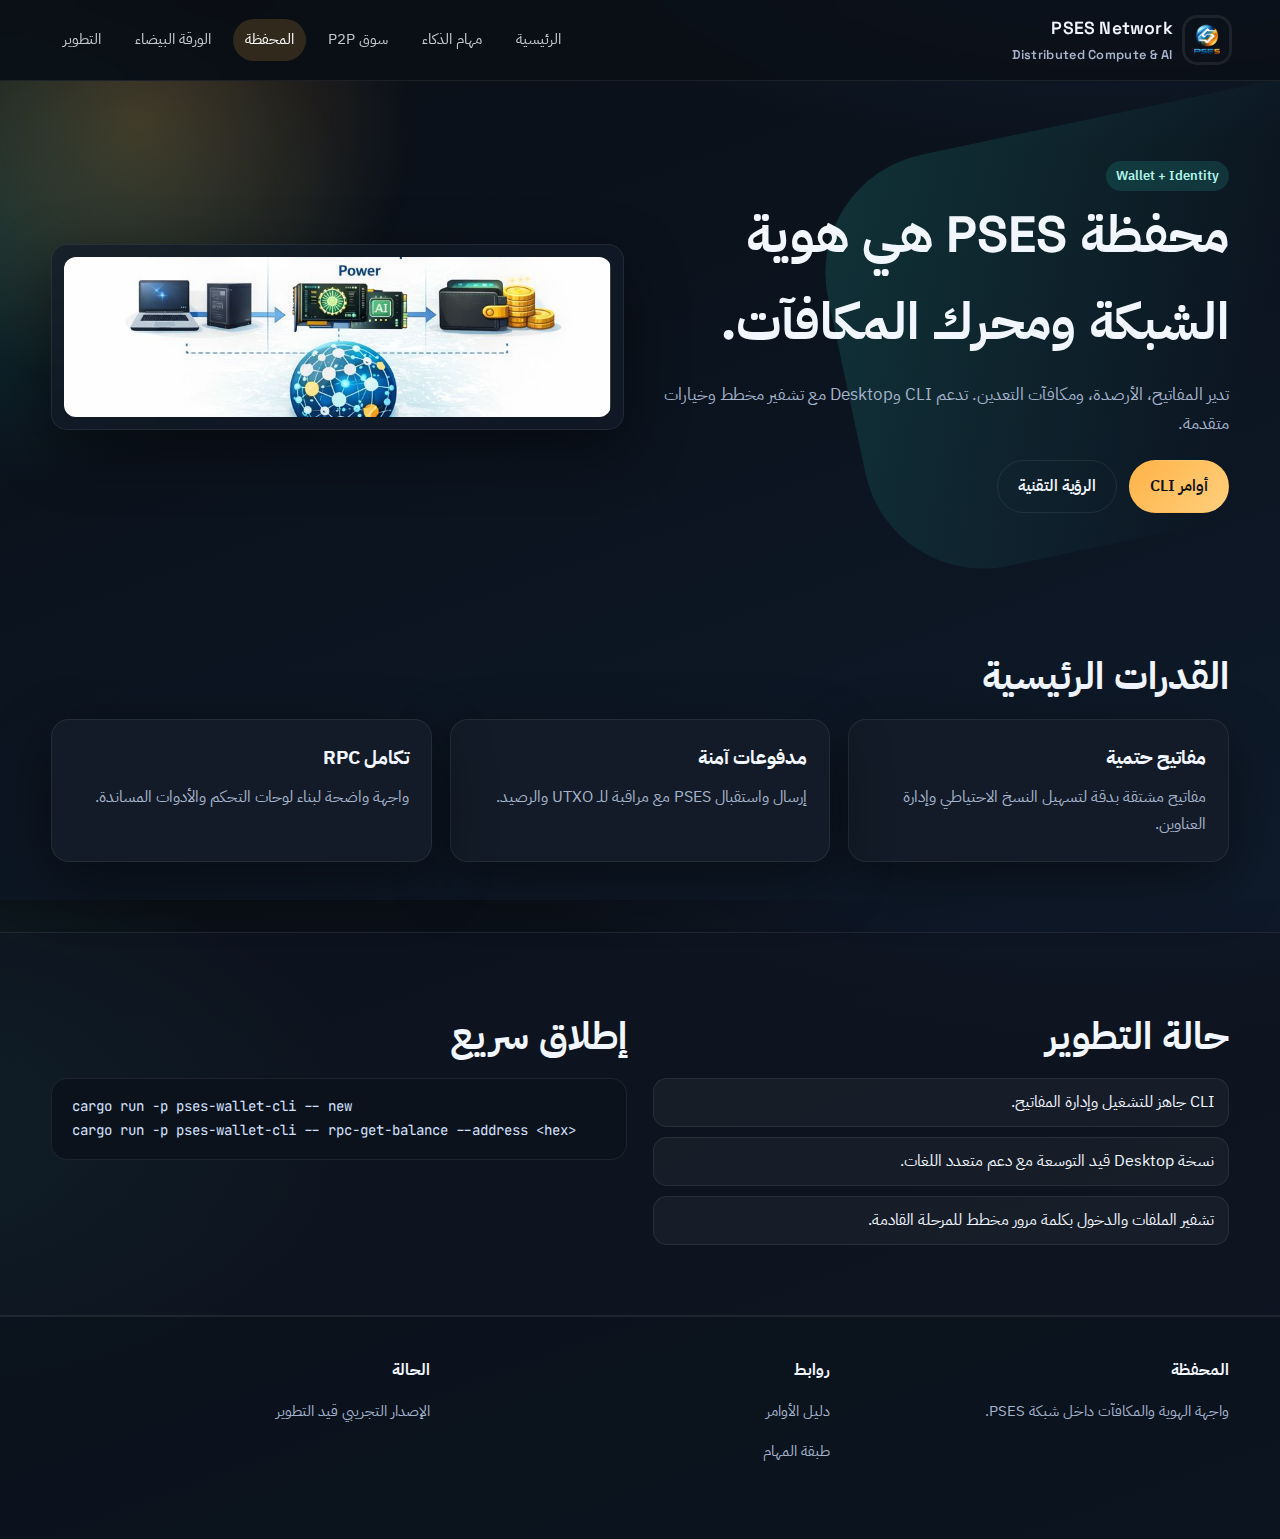
<file: wallet.html>
<!DOCTYPE html>
<html lang="ar" dir="rtl">
<head>
  <meta charset="UTF-8">
  <meta name="viewport" content="width=device-width, initial-scale=1.0">
  <title>المحفظة | PSES Network</title>
  <meta name="description" content="محفظة PSES لإدارة الهوية والمكافآت والمدفوعات داخل الشبكة.">
  <link rel="stylesheet" href="styles.css">
  <script src="app.js" defer></script>
</head>
<body>
  <header class="topbar">
    <div class="container topbar__inner">
      <a class="brand" href="index.html">
        <img class="brand__logo" src="logo/ChatGPT Image Jan 9, 2026 at 08_15_15 PM.png" alt="PSES Logo">
        <div class="brand__text">
          <span>PSES Network</span>
          <small>Distributed Compute & AI</small>
        </div>
      </a>
      <nav class="nav" id="site-nav">
        <a href="index.html">الرئيسية</a>
        <a href="ai.html">مهام الذكاء</a>
        <a href="market.html">سوق P2P</a>
        <a href="wallet.html">المحفظة</a>
        <a href="network.html">الورقة البيضاء</a>
        <a href="docs.html">التطوير</a>
      </nav>
      <button class="nav-toggle" aria-expanded="false" aria-controls="site-nav">القائمة</button>
    </div>
  </header>

  <main>
    <section class="hero">
      <div class="container hero__content">
        <div class="reveal">
          <span class="tag">Wallet + Identity</span>
          <h1>محفظة PSES هي هوية الشبكة ومحرك المكافآت.</h1>
          <p>
            تدير المفاتيح، الأرصدة، ومكافآت التعدين. تدعم CLI وDesktop مع تشفير مخطط وخيارات متقدمة.
          </p>
          <div class="hero__actions">
            <a class="btn btn--primary" href="docs.html">أوامر CLI</a>
            <a class="btn btn--ghost" href="network.html">الرؤية التقنية</a>
          </div>
        </div>
        <div class="hero__media reveal">
          <div class="media-card">
            <img src="co-images/ChatGPT Image Dec 25, 2025 at 09_22_59 PM.png" alt="Wallet UI">
          </div>
        </div>
      </div>
    </section>

    <section class="section">
      <div class="container">
        <h2 class="section__title">القدرات الرئيسية</h2>
        <div class="grid">
          <article class="card">
            <h3>مفاتيح حتمية</h3>
            <p>مفاتيح مشتقة بدقة لتسهيل النسخ الاحتياطي وإدارة العناوين.</p>
          </article>
          <article class="card">
            <h3>مدفوعات آمنة</h3>
            <p>إرسال واستقبال PSES مع مراقبة للـ UTXO والرصيد.</p>
          </article>
          <article class="card">
            <h3>تكامل RPC</h3>
            <p>واجهة واضحة لبناء لوحات التحكم والأدوات المساندة.</p>
          </article>
        </div>
      </div>
    </section>

    <section class="section section--alt">
      <div class="container split">
        <div>
          <h2 class="section__title">حالة التطوير</h2>
          <ul class="list">
            <li>CLI جاهز للتشغيل وإدارة المفاتيح.</li>
            <li>نسخة Desktop قيد التوسعة مع دعم متعدد اللغات.</li>
            <li>تشفير الملفات والدخول بكلمة مرور مخطط للمرحلة القادمة.</li>
          </ul>
        </div>
        <div>
          <h2 class="section__title">إطلاق سريع</h2>
          <div class="code-block ltr">
            cargo run -p pses-wallet-cli -- new
            <br>
            cargo run -p pses-wallet-cli -- rpc-get-balance --address &lt;hex&gt;
          </div>
        </div>
      </div>
    </section>
  </main>

  <footer class="footer">
    <div class="container footer__grid">
      <div>
        <h4>المحفظة</h4>
        <p>واجهة الهوية والمكافآت داخل شبكة PSES.</p>
      </div>
      <div>
        <h4>روابط</h4>
        <p><a href="docs.html">دليل الأوامر</a></p>
        <p><a href="ai.html">طبقة المهام</a></p>
      </div>
      <div>
        <h4>الحالة</h4>
        <p>الإصدار التجريبي قيد التطوير</p>
      </div>
    </div>
  </footer>
</body>
</html>
</file>
<file: styles.css>
@import url('https://fonts.googleapis.com/css2?family=IBM+Plex+Sans+Arabic:wght@300;400;500;600;700&family=JetBrains+Mono:wght@400;600&family=Space+Grotesk:wght@400;500;600;700&display=swap');

:root {
  --bg: #0b0f14;
  --bg-2: #0f1b2b;
  --bg-3: #0f1522;
  --card: #121b27;
  --card-2: #141f2f;
  --text: #f2f6ff;
  --muted: #a6b4cc;
  --line: rgba(255, 255, 255, 0.08);
  --accent: #ffb347;
  --accent-2: #2ccbb8;
  --accent-3: #4f8cff;
  --shadow: 0 20px 60px rgba(0, 0, 0, 0.45);
  --radius: 18px;
}

* {
  box-sizing: border-box;
}

html,
body {
  height: 100%;
}

body {
  margin: 0;
  font-family: "IBM Plex Sans Arabic", "Segoe UI", Tahoma, sans-serif;
  color: var(--text);
  background:
    radial-gradient(1200px 600px at 85% -20%, rgba(79, 140, 255, 0.15), transparent 55%),
    radial-gradient(900px 500px at -10% 25%, rgba(44, 203, 184, 0.18), transparent 55%),
    linear-gradient(160deg, #0a0f16 0%, #0b131e 45%, #0f1b2b 100%);
  line-height: 1.7;
}

img {
  max-width: 100%;
  display: block;
}

a {
  color: inherit;
  text-decoration: none;
}

.container {
  width: min(1180px, 92%);
  margin: 0 auto;
}

.ltr {
  direction: ltr;
  text-align: left;
}

.topbar {
  position: sticky;
  top: 0;
  z-index: 50;
  backdrop-filter: blur(14px);
  background: rgba(10, 14, 20, 0.7);
  border-bottom: 1px solid var(--line);
}

.topbar__inner {
  display: flex;
  align-items: center;
  justify-content: space-between;
  gap: 16px;
  padding: 14px 0;
  position: relative;
}

.brand {
  display: flex;
  align-items: center;
  gap: 12px;
}

.brand__logo {
  width: 44px;
  height: 44px;
  border-radius: 12px;
  object-fit: cover;
  box-shadow: 0 0 0 3px rgba(255, 255, 255, 0.08);
}

.brand__text {
  display: flex;
  flex-direction: column;
  font-family: "Space Grotesk", "IBM Plex Sans Arabic", sans-serif;
  font-weight: 600;
}

.brand__text span {
  font-size: 1.1rem;
  letter-spacing: 0.2px;
}

.brand__text small {
  color: var(--muted);
  font-size: 0.8rem;
  letter-spacing: 0.3px;
}

.nav {
  display: flex;
  align-items: center;
  gap: 10px;
}

.nav a {
  padding: 8px 12px;
  border-radius: 999px;
  font-size: 0.95rem;
  color: rgba(242, 246, 255, 0.8);
  transition: all 0.2s ease;
}

.nav a:hover {
  background: rgba(255, 255, 255, 0.08);
}

.nav a.is-active {
  background: rgba(255, 179, 71, 0.16);
  color: #fff;
}

.nav-toggle {
  display: none;
  padding: 8px 14px;
  border-radius: 999px;
  border: 1px solid var(--line);
  background: rgba(255, 255, 255, 0.05);
  color: var(--text);
  font-family: inherit;
  font-weight: 600;
}

.hero {
  position: relative;
  overflow: hidden;
  padding: 80px 0 60px;
}

.hero::before {
  content: "";
  position: absolute;
  width: 560px;
  height: 560px;
  border-radius: 50%;
  background: radial-gradient(circle, rgba(255, 179, 71, 0.22), transparent 70%);
  top: -240px;
  left: -140px;
  filter: blur(4px);
}

.hero::after {
  content: "";
  position: absolute;
  width: 620px;
  height: 420px;
  background: linear-gradient(120deg, rgba(44, 203, 184, 0.18), transparent 65%);
  top: 30px;
  right: -180px;
  transform: rotate(-12deg);
  border-radius: 120px;
}

.hero__content {
  position: relative;
  z-index: 2;
  display: grid;
  gap: 32px;
  grid-template-columns: repeat(auto-fit, minmax(280px, 1fr));
  align-items: center;
}

.hero h1 {
  font-family: "Space Grotesk", "IBM Plex Sans Arabic", sans-serif;
  font-size: clamp(2.2rem, 4vw, 3.6rem);
  margin: 0 0 16px;
}

.hero p {
  color: var(--muted);
  margin: 0 0 22px;
  font-size: 1.05rem;
}

.hero__actions {
  display: flex;
  flex-wrap: wrap;
  gap: 12px;
}

.btn {
  display: inline-flex;
  align-items: center;
  justify-content: center;
  padding: 12px 20px;
  border-radius: 999px;
  border: 1px solid var(--line);
  background: rgba(255, 255, 255, 0.05);
  font-weight: 600;
  transition: all 0.2s ease;
}

.btn:hover {
  transform: translateY(-1px);
  background: rgba(255, 255, 255, 0.1);
}

.btn--primary {
  background: linear-gradient(135deg, var(--accent), #ffcf7d);
  color: #111;
  border-color: transparent;
}

.btn--ghost {
  background: transparent;
}

.hero__media {
  display: grid;
  gap: 16px;
  grid-template-columns: repeat(auto-fit, minmax(160px, 1fr));
}

.media-card {
  background: rgba(18, 27, 39, 0.75);
  border-radius: 16px;
  border: 1px solid var(--line);
  padding: 12px;
  box-shadow: var(--shadow);
  backdrop-filter: blur(8px);
}

.media-card img {
  border-radius: 12px;
  height: 160px;
  width: 100%;
  object-fit: cover;
}

.section {
  padding: 70px 0;
}

.section--alt {
  background: rgba(15, 21, 34, 0.65);
  border-top: 1px solid var(--line);
  border-bottom: 1px solid var(--line);
}

.section__title {
  font-family: "Space Grotesk", "IBM Plex Sans Arabic", sans-serif;
  font-size: clamp(1.6rem, 3vw, 2.4rem);
  margin: 0 0 10px;
}

.section__lead {
  color: var(--muted);
  margin: 0 0 30px;
}

.grid {
  display: grid;
  gap: 18px;
  grid-template-columns: repeat(auto-fit, minmax(240px, 1fr));
}

.card {
  background: var(--card);
  border-radius: var(--radius);
  border: 1px solid var(--line);
  padding: 22px;
  box-shadow: var(--shadow);
}

.card h3 {
  margin: 0 0 10px;
  font-size: 1.2rem;
}

.card p {
  margin: 0;
  color: var(--muted);
}

.tag {
  display: inline-flex;
  align-items: center;
  gap: 6px;
  padding: 4px 10px;
  border-radius: 999px;
  background: rgba(44, 203, 184, 0.16);
  color: #b2f5ea;
  font-size: 0.82rem;
  font-weight: 600;
}

.stats {
  display: grid;
  gap: 16px;
  grid-template-columns: repeat(auto-fit, minmax(160px, 1fr));
}

.stat {
  padding: 18px;
  border-radius: 16px;
  border: 1px solid var(--line);
  background: rgba(18, 27, 39, 0.7);
}

.stat strong {
  display: block;
  font-size: 1.6rem;
  font-family: "Space Grotesk", sans-serif;
}

.stat span {
  color: var(--muted);
  font-size: 0.9rem;
}

.split {
  display: grid;
  gap: 26px;
  grid-template-columns: repeat(auto-fit, minmax(260px, 1fr));
  align-items: start;
}

.list {
  display: grid;
  gap: 10px;
  margin: 0;
  padding: 0;
  list-style: none;
}

.list li {
  padding: 10px 14px;
  border-radius: 14px;
  background: rgba(255, 255, 255, 0.04);
  border: 1px solid var(--line);
}

.timeline {
  display: grid;
  gap: 12px;
}

.timeline-item {
  padding: 16px;
  border-radius: 14px;
  background: rgba(18, 27, 39, 0.9);
  border: 1px solid var(--line);
}

.code-block {
  background: #0b121c;
  border-radius: 16px;
  border: 1px solid rgba(255, 255, 255, 0.08);
  padding: 16px 20px;
  font-family: "JetBrains Mono", ui-monospace, SFMono-Regular, Menlo, Monaco, Consolas, "Liberation Mono", "Courier New", monospace;
  font-size: 0.88rem;
  color: #d4e2ff;
  overflow-x: auto;
}

.callout {
  padding: 20px;
  border-radius: 16px;
  border: 1px solid rgba(255, 179, 71, 0.3);
  background: rgba(255, 179, 71, 0.08);
  color: #ffe6c7;
}

.toc {
  display: grid;
  gap: 8px;
}

.toc a {
  padding: 8px 12px;
  border-radius: 12px;
  border: 1px solid var(--line);
  background: rgba(255, 255, 255, 0.03);
}

.footer {
  padding: 40px 0 60px;
  border-top: 1px solid var(--line);
  background: rgba(12, 18, 28, 0.7);
}

.footer__grid {
  display: grid;
  gap: 20px;
  grid-template-columns: repeat(auto-fit, minmax(200px, 1fr));
}

.footer h4 {
  margin: 0 0 10px;
  font-size: 1rem;
}

.footer p,
.footer a {
  color: var(--muted);
  font-size: 0.92rem;
}

.reveal {
  animation: fadeUp 0.6s ease both;
}

@keyframes fadeUp {
  from {
    opacity: 0;
    transform: translateY(12px);
  }
  to {
    opacity: 1;
    transform: translateY(0);
  }
}

@media (max-width: 900px) {
  .nav {
    position: absolute;
    top: 64px;
    right: 0;
    left: 0;
    background: rgba(12, 18, 28, 0.95);
    border-bottom: 1px solid var(--line);
    padding: 16px;
    flex-direction: column;
    align-items: flex-start;
    gap: 6px;
    transform: translateY(-120%);
    transition: transform 0.3s ease;
  }

  .nav.nav--open {
    transform: translateY(0);
  }

  .nav-toggle {
    display: inline-flex;
  }
}

@media (max-width: 600px) {
  .hero {
    padding: 60px 0 40px;
  }

  .hero__actions {
    flex-direction: column;
    align-items: stretch;
  }

  .media-card img {
    height: 140px;
  }
}
</file>
